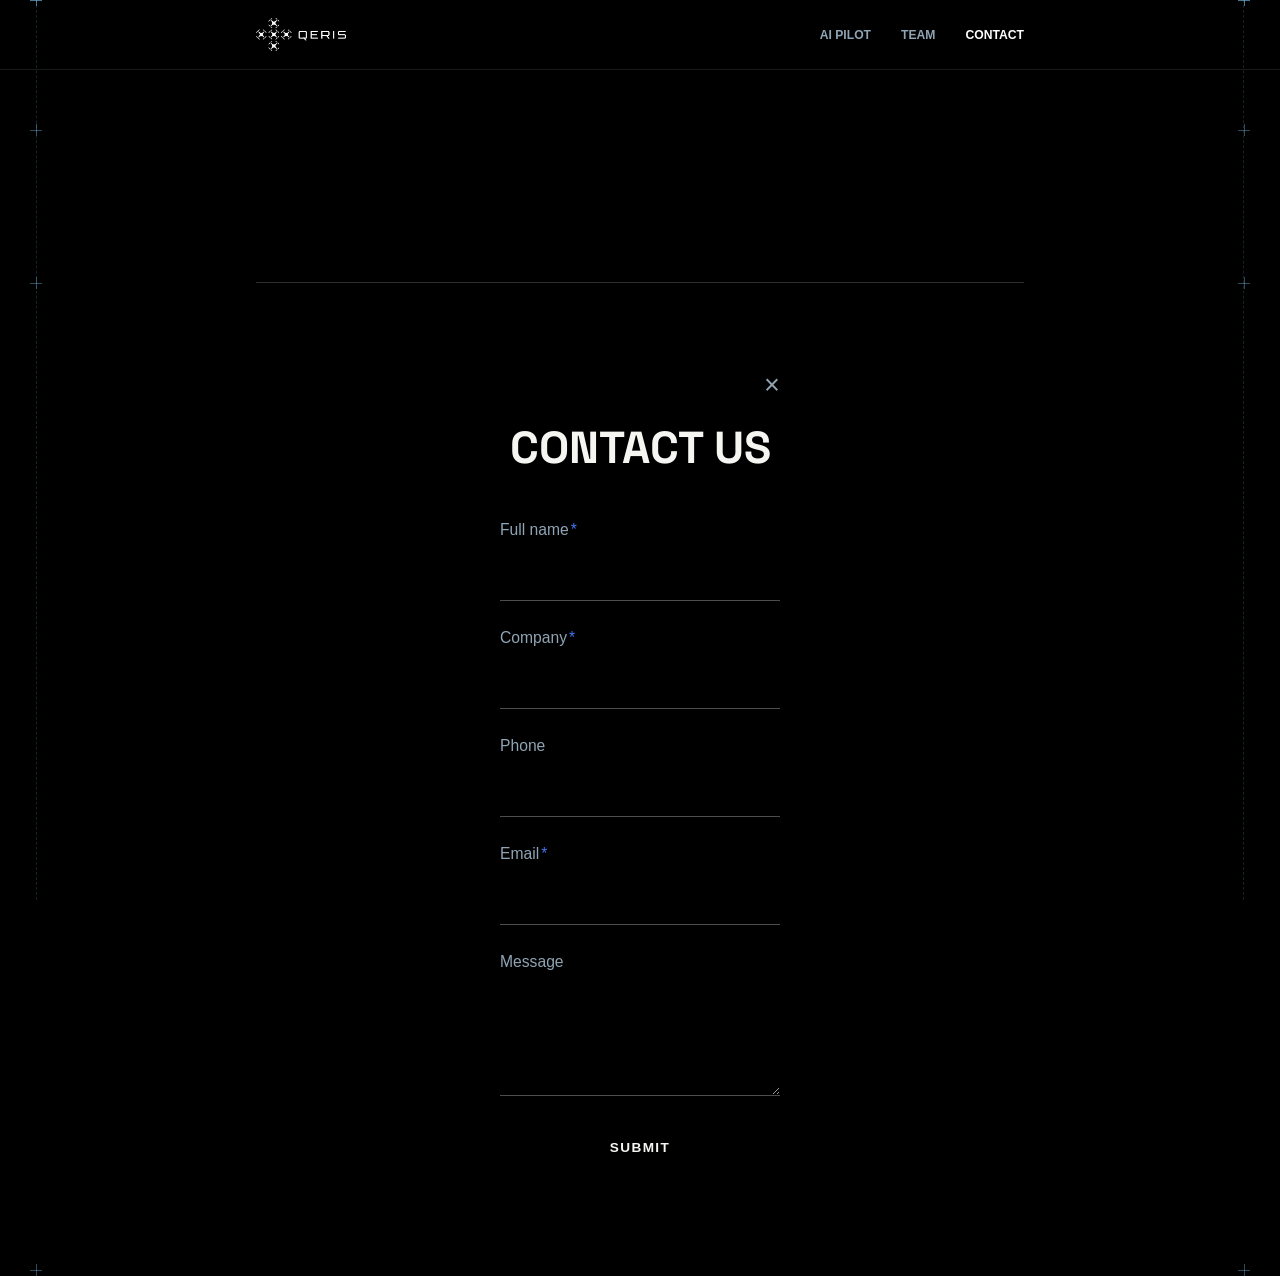
<file: contact.html>
<!doctype html>
<html lang="en">
  <head>
    <meta charset="UTF-8" />
    <meta name="viewport" content="width=device-width, initial-scale=1.0" />
    <title>QERIS | Contact</title>
    <link rel="preconnect" href="https://fonts.googleapis.com" />
    <link rel="preconnect" href="https://fonts.gstatic.com" crossorigin />
    <link
      href="https://fonts.googleapis.com/css2?family=Space+Grotesk:wght@400;500;600;700&display=swap"
      rel="stylesheet"
    />
    <link rel="stylesheet" href="styles.css" />
  </head>
  <body>
    <header class="site-header">
      <a class="brand" href="ai-pilot.html" aria-label="QERIS home">
        <img src="assets/qeris-logo.png" alt="QERIS" />
      </a>
      <nav class="site-nav" aria-label="Primary navigation">
        <a href="ai-pilot.html">AI Pilot</a>
        <a href="team.html">Team</a>
        <a class="active" href="contact.html">Contact</a>
      </nav>
    </header>

    <main class="page-shell">
      <section class="page-hero">
      </section>

      <section class="contact-layout contact-form-only">
        <div class="contact-card">
          <a class="contact-close" href="ai-pilot.html" aria-label="Close">&times;</a>
          <h1 class="contact-title">Contact us</h1>
          <form class="contact-form">
            <label>
              <span>Full name<span class="contact-required">*</span></span>
              <input type="text" name="name" autocomplete="name" required />
            </label>
            <label>
              <span>Company<span class="contact-required">*</span></span>
              <input type="text" name="company" autocomplete="organization" required />
            </label>
            <label>
              <span>Phone</span>
              <input type="tel" name="phone" autocomplete="tel" />
            </label>
            <label>
              <span>Email<span class="contact-required">*</span></span>
              <input type="email" name="email" autocomplete="email" required />
            </label>
            <label>
              <span>Message</span>
              <textarea name="message" rows="5"></textarea>
            </label>
            <button type="submit">Submit</button>
          </form>
        </div>
      </section>
    </main>
    <script>
      (function () {
        var demo = new URLSearchParams(window.location.search).get('demo');
        if (!demo) return;
        var textarea = document.querySelector('.contact-form textarea[name="message"]');
        if (textarea) textarea.value = 'Requesting a demo of: ' + demo;
      })();
    </script>
    <script src="chrome.js"></script>
  </body>
</html>
</file>
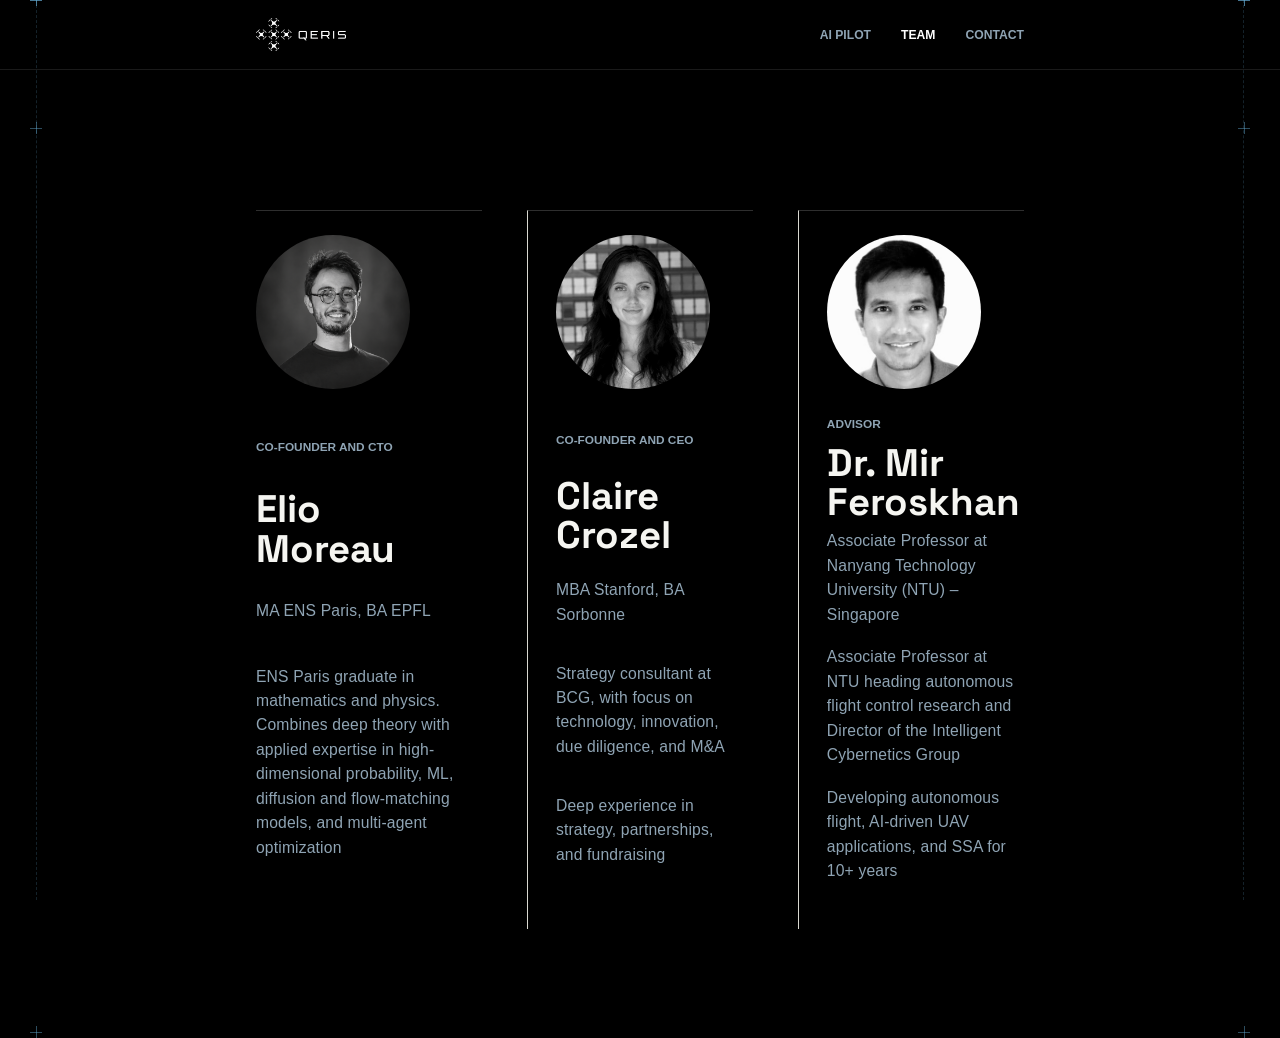
<file: team.html>
<!doctype html>
<html lang="en">
  <head>
    <meta charset="UTF-8" />
    <meta name="viewport" content="width=device-width, initial-scale=1.0" />
    <title>QERIS | Team</title>
    <link rel="preconnect" href="https://fonts.googleapis.com" />
    <link rel="preconnect" href="https://fonts.gstatic.com" crossorigin />
    <link
      href="https://fonts.googleapis.com/css2?family=Space+Grotesk:wght@400;500;600;700&display=swap"
      rel="stylesheet"
    />
    <link rel="stylesheet" href="styles.css" />
  </head>
  <body>
    <header class="site-header">
      <a class="brand" href="ai-pilot.html" aria-label="QERIS home">
        <img src="assets/qeris-logo.png" alt="QERIS" />
      </a>
      <nav class="site-nav" aria-label="Primary navigation">
        <a href="ai-pilot.html">AI Pilot</a>
        <a class="active" href="team.html">Team</a>
        <a href="contact.html">Contact</a>
      </nav>
    </header>

    <main class="team-page">
      <section class="founder-grid" aria-label="Founding team">
        <article class="founder-card">
          <div class="founder-avatar">
            <img src="assets/Elio.png" alt="Elio Moreau" />
          </div>
          <span>Co-founder and CTO</span>
          <h2>Elio Moreau</h2>
          <p class="founder-credential">MA ENS Paris, BA EPFL</p>
          <p>
            ENS Paris graduate in mathematics and physics. Combines deep theory with applied
            expertise in high-dimensional probability, ML, diffusion and flow-matching models, and
            multi-agent optimization
          </p>
        </article>

        <article class="founder-card">
          <div class="founder-avatar">
            <img src="assets/claire_crozel_profile_black_white.png" alt="Claire Crozel" />
          </div>
          <span>Co-founder and CEO</span>
          <h2>Claire Crozel</h2>
          <p class="founder-credential">MBA Stanford, BA Sorbonne</p>
          <p>
            Strategy consultant at BCG, with focus on technology, innovation, due diligence, and
            M&amp;A
          </p>
          <p>Deep experience in strategy, partnerships, and fundraising</p>
        </article>

        <article class="founder-card">
          <div class="founder-avatar">
            <img src="assets/mir_feroskhan_profile_black_white.png" alt="Dr. Mir Feroskhan" />
          </div>
          <span>Advisor</span>
          <h2>Dr. Mir Feroskhan</h2>
          <p class="founder-credential">Associate Professor at Nanyang Technology University (NTU) – Singapore</p>
          <p>
            Associate Professor at NTU heading autonomous flight control research and Director of
            the Intelligent Cybernetics Group
          </p>
          <p>Developing autonomous flight, AI-driven UAV applications, and SSA for 10+ years</p>
        </article>
      </section>
    </main>
    <script src="chrome.js"></script>
  </body>
</html>
</file>
<file: styles.css>
@font-face {
  font-family: "Avenir Next LT Pro";
  font-weight: 300;
  font-style: normal;
  src: local("Avenir Next LT Pro Light"),
       local("AvenirNextLTPro-Light"),
       local("Avenir Next Light"),
       local("AvenirNext-Light");
}

:root {
  --ink: #050505;
  --paper: #f5f5f1;
  --muted: #8fa4b4;
  --line: #d9d8d1;
  --white: #ffffff;
  --signal: #cfc9b5;
  --field: #10110f;
  --font-body: "Avenir Next LT Pro", "Avenir Next", "Avenir", "Trebuchet MS", sans-serif;
  --font-display: "Space Grotesk", Arial, sans-serif;
}

* {
  box-sizing: border-box;
}

html {
  background: #000;
  color: var(--paper);
  font-family: var(--font-body);
  font-weight: 300;
  scroll-behavior: smooth;
}

body {
  margin: 0;
  min-width: 320px;
  position: relative;
}

a {
  color: inherit;
  text-decoration: none;
}

.site-header {
  align-items: center;
  backdrop-filter: blur(18px);
  background: rgba(0, 0, 0, 0.92);
  border-bottom: 1px solid rgba(255, 255, 255, 0.1);
  display: flex;
  gap: 32px;
  justify-content: space-between;
  left: 0;
  min-height: 70px;
  padding: 16px clamp(18px, 20vw, 380px);
  position: fixed;
  right: 0;
  top: 0;
  z-index: 20;
}

.brand {
  align-items: center;
  display: inline-flex;
  flex: 0 0 auto;
}

.brand img {
  display: block;
  filter: invert(1);
  height: 34px;
  object-fit: contain;
  width: auto;
}

.site-nav {
  display: flex;
  flex-wrap: wrap;
  gap: clamp(10px, 2.4vw, 30px);
  justify-content: flex-end;
}

.site-nav a {
  color: var(--muted);
  font-size: 0.76rem;
  font-weight: 700;
  letter-spacing: 0;
  text-transform: uppercase;
}

.site-nav a:hover,
.site-nav a.active {
  color: var(--white);
}

.hero {
  background: var(--field);
  color: var(--white);
  min-height: 92vh;
  overflow: hidden;
  position: relative;
}

.hero img {
  height: 100%;
  inset: 0;
  object-fit: cover;
  object-position: center;
  position: absolute;
  width: 100%;
}

.hero-overlay {
  background:
    linear-gradient(90deg, rgba(0, 0, 0, 0.76), rgba(0, 0, 0, 0.2) 52%, rgba(0, 0, 0, 0.44)),
    linear-gradient(180deg, rgba(0, 0, 0, 0.26), rgba(0, 0, 0, 0.76));
  inset: 0;
  position: absolute;
}

.hero-content {
  max-width: 880px;
  padding: 24vh clamp(18px, 20vw, 380px) 170px;
  position: relative;
  z-index: 1;
}

.eyebrow,
.section-kicker {
  color: currentColor;
  font-size: 0.78rem;
  font-weight: 800;
  letter-spacing: 0;
  margin: 0 0 18px;
  opacity: 0.74;
  text-transform: uppercase;
}

h1,
h2,
h3,
p {
  margin-top: 0;
}

h1 {
  font-family: var(--font-display);
  font-size: clamp(3.2rem, 11vw, 9rem);
  font-weight: 700;
  letter-spacing: 0;
  line-height: 0.94;
  margin-bottom: 28px;
}

.hero-copy,
.page-hero p {
  font-size: clamp(1.05rem, 2vw, 1.45rem);
  line-height: 1.45;
  max-width: 690px;
}

.hero-metrics {
  border-top: 1px solid rgba(255, 255, 255, 0.34);
  bottom: 0;
  display: grid;
  gap: 0;
  grid-template-columns: repeat(3, 1fr);
  left: clamp(18px, 20vw, 380px);
  position: absolute;
  right: clamp(18px, 20vw, 380px);
  z-index: 2;
}

.hero-metrics span {
  border-right: 1px solid rgba(255, 255, 255, 0.28);
  color: rgba(255, 255, 255, 0.72);
  font-size: 0.78rem;
  font-weight: 700;
  min-height: 96px;
  padding: 22px 18px;
  text-transform: uppercase;
}

.hero-metrics span:last-child {
  border-right: 0;
}

.hero-metrics strong {
  color: var(--white);
  display: block;
  font-family: var(--font-display);
  font-size: 1.75rem;
  line-height: 1;
}

.split-section,
.signal-grid,
.page-shell,
.technical-layout,
.capability-table,
.team-grid,
.contact-layout {
  padding-left: clamp(18px, 20vw, 380px);
  padding-right: clamp(18px, 20vw, 380px);
}

.split-section {
  border-bottom: 1px solid var(--line);
  display: grid;
  gap: clamp(28px, 7vw, 90px);
  grid-template-columns: minmax(0, 0.95fr) minmax(280px, 0.8fr);
  padding-bottom: clamp(56px, 8vw, 108px);
  padding-top: clamp(58px, 8vw, 110px);
}

.split-section h2,
.page-hero h1 {
  color: var(--white);
}

.page-hero h1 {
  font-size: clamp(1.45rem, 2vw, 2rem);
  font-weight: 400;
  letter-spacing: 0.06em;
  line-height: 1.28;
  margin-bottom: 0;
  text-transform: uppercase;
}

.split-section h2 {
  font-family: var(--font-display);
  font-size: clamp(2.2rem, 5.4vw, 5.2rem);
  letter-spacing: 0;
  line-height: 1;
  margin: 0;
}

.copy-stack p {
  color: var(--muted);
  font-size: 1.02rem;
  line-height: 1.7;
}

.signal-grid,
.team-grid {
  display: grid;
  gap: 0;
  grid-template-columns: repeat(3, 1fr);
  padding-bottom: clamp(68px, 9vw, 128px);
  padding-top: clamp(54px, 8vw, 104px);
}

.signal-grid article,
.team-grid article,
.capability-table article,
.spec-list article {
  border-top: 1px solid rgba(255, 255, 255, 0.18);
  min-height: 220px;
  padding: 24px 28px 28px 0;
}

.signal-grid article + article,
.team-grid article + article {
  border-left: 1px solid var(--line);
  padding-left: 28px;
}

.signal-grid span,
.team-grid span,
.capability-table span,
.spec-list span,
.contact-block span {
  color: var(--muted);
  display: inline-block;
  font-size: 0.74rem;
  font-weight: 800;
  margin-bottom: 34px;
  text-transform: uppercase;
}

h3,
.signal-grid h3,
.team-grid h2,
.capability-table h2,
.spec-list h2 {
  font-family: var(--font-display);
  font-size: clamp(1.55rem, 2.8vw, 2.65rem);
  line-height: 1.08;
  margin-bottom: 18px;
}

.signal-grid p,
.team-grid p,
.capability-table p,
.spec-list p,
.contact-block p {
  color: var(--muted);
  line-height: 1.62;
}

.page-shell {
  padding-top: 130px;
}

.page-hero {
  border-bottom: 1px solid rgba(255, 255, 255, 0.18);
  padding-bottom: clamp(42px, 7vw, 92px);
  padding-top: clamp(28px, 5vw, 62px);
}

.page-hero.compact {
  padding-bottom: 54px;
}

.technical-layout {
  display: grid;
  gap: clamp(30px, 6vw, 86px);
  grid-template-columns: minmax(280px, 0.95fr) minmax(280px, 0.8fr);
  padding-bottom: clamp(70px, 9vw, 130px);
  padding-top: clamp(48px, 7vw, 86px);
}

.airframe-panel {
  align-items: center;
  background: var(--field);
  display: flex;
  min-height: 540px;
  overflow: hidden;
  padding: 40px;
}

.uav-silhouette {
  height: min(38vw, 360px);
  margin: auto;
  max-height: 380px;
  min-height: 220px;
  position: relative;
  width: 100%;
}

.uav-silhouette span {
  background: var(--paper);
  display: block;
  left: 50%;
  position: absolute;
  top: 50%;
  transform: translate(-50%, -50%);
}

.uav-silhouette .wing {
  clip-path: polygon(0 50%, 50% 24%, 100% 50%, 50% 76%);
  height: 58%;
  width: 96%;
}

.uav-silhouette .body {
  clip-path: polygon(7% 45%, 82% 36%, 100% 50%, 82% 64%, 7% 55%, 0 50%);
  height: 17%;
  width: 74%;
}

.uav-silhouette .tail {
  clip-path: polygon(0 50%, 100% 0, 78% 50%, 100% 100%);
  height: 38%;
  left: 18%;
  width: 28%;
}

.spec-list {
  display: grid;
  gap: 28px;
}

.capability-table {
  display: grid;
  grid-template-columns: repeat(2, 1fr);
  padding-bottom: clamp(70px, 9vw, 130px);
}

.capability-table article {
  border-bottom: 1px solid var(--line);
  min-height: 260px;
  padding-right: clamp(24px, 5vw, 70px);
}

.capability-table article:nth-child(even) {
  border-left: 1px solid var(--line);
  padding-left: clamp(24px, 5vw, 70px);
}

.contact-layout {
  display: grid;
  gap: clamp(28px, 8vw, 110px);
  grid-template-columns: minmax(260px, 0.72fr) minmax(280px, 0.9fr);
  padding-bottom: clamp(70px, 9vw, 130px);
  padding-top: clamp(46px, 7vw, 88px);
}

.contact-form-only {
  grid-template-columns: minmax(280px, 620px);
  justify-content: center;
}

.contact-block a {
  display: block;
  font-family: var(--font-display);
  font-size: clamp(1.9rem, 4.6vw, 4.2rem);
  line-height: 1.02;
  overflow-wrap: anywhere;
}

.contact-card {
  padding-top: clamp(36px, 5vw, 56px);
  position: relative;
}

.contact-close {
  color: var(--muted);
  font-size: 1.7rem;
  line-height: 1;
  position: absolute;
  right: 0;
  top: 0;
  transition: color 0.2s ease;
}

.contact-close:hover {
  color: var(--white);
}

.contact-title {
  font-family: var(--font-display);
  font-size: clamp(2rem, 4vw, 2.8rem);
  font-weight: 700;
  margin: 0 0 clamp(32px, 5vw, 52px);
  text-align: center;
  text-transform: uppercase;
}

.contact-form {
  display: grid;
  gap: 28px;
}

.contact-form label {
  color: var(--muted);
  display: grid;
  font-size: 0.98rem;
  font-weight: 400;
  gap: 10px;
}

.contact-required {
  color: #4475f5;
  margin-left: 2px;
}

.contact-form input,
.contact-form textarea {
  background: transparent;
  border: 0;
  border-bottom: 1px solid rgba(255, 255, 255, 0.3);
  color: var(--paper);
  font: inherit;
  min-height: 52px;
  outline: none;
  padding: 12px 0;
  width: 100%;
}

.contact-form textarea {
  resize: vertical;
}

.contact-form button {
  background: none;
  border: 0;
  color: var(--paper);
  cursor: pointer;
  font: inherit;
  font-size: 0.85rem;
  font-weight: 800;
  justify-self: center;
  letter-spacing: 0.1em;
  margin-top: 8px;
  padding: 8px 0 0;
  text-transform: uppercase;
  transition: color 0.2s ease;
}

.contact-form button:hover {
  color: #4475f5;
}

.team-page {
  background: #000;
  min-height: 100vh;
  padding: 128px clamp(18px, 20vw, 380px) clamp(58px, 8vw, 108px);
}

.team-intro {
  border-bottom: 1px solid rgba(255, 255, 255, 0.18);
  padding-bottom: clamp(32px, 5vw, 58px);
}

.team-intro h1 {
  font-size: clamp(1.45rem, 2vw, 2rem);
  font-weight: 400;
  letter-spacing: 0.06em;
  line-height: 1.28;
  max-width: 1120px;
  text-transform: uppercase;
}

.founder-grid {
  display: grid;
  gap: clamp(22px, 3.5vw, 54px);
  grid-template-columns: repeat(3, minmax(0, 1fr));
  padding-top: clamp(40px, 7vw, 82px);
}

.founder-card {
  border-top: 1px solid rgba(255, 255, 255, 0.18);
  display: grid;
  min-height: 560px;
  padding: 24px 28px 28px 0;
}

.founder-card + .founder-card {
  border-left: 1px solid var(--line);
  padding-left: 28px;
}

.founder-avatar {
  border-radius: 50%;
  height: 154px;
  margin-bottom: 28px;
  overflow: hidden;
  width: 154px;
}

.founder-avatar img {
  display: block;
  height: 100%;
  object-fit: cover;
  object-position: center top;
  width: 100%;
}

.founder-card span {
  color: var(--muted);
  display: inline-block;
  font-size: 0.74rem;
  font-weight: 800;
  margin-bottom: 12px;
  text-transform: uppercase;
}

.founder-card h2 {
  font-family: var(--font-display);
  font-size: clamp(1.7rem, 3vw, 3rem);
  line-height: 1.02;
  margin-bottom: 8px;
}

.founder-credential {
  color: var(--paper);
  font-size: 0.92rem;
  font-weight: 800;
  margin-bottom: 28px;
}

.founder-card p {
  color: var(--muted);
  font-size: 0.98rem;
  line-height: 1.56;
  margin-bottom: 18px;
}

.founder-affiliation {
  align-self: end;
  border-top: 1px solid rgba(255, 255, 255, 0.15);
  color: var(--paper);
  font-size: 0.82rem;
  font-weight: 800;
  letter-spacing: 0;
  margin-top: 28px;
  padding-top: 16px;
  text-transform: uppercase;
}

.technology-page {
  background: #000;
}

/* ── HIW: edgy dark-tech — unified blue ───────────────────── */

@keyframes hiw-pulse {
  0%, 100% { box-shadow: 0 0 12px rgba(68, 117, 245, 0.2), inset 0 0 20px rgba(68, 117, 245, 0.04); }
  50%       { box-shadow: 0 0 26px rgba(68, 117, 245, 0.44), inset 0 0 20px rgba(68, 117, 245, 0.09); }
}

@keyframes hiw-dash {
  to { stroke-dashoffset: -22; }
}

.hiw-flow-panel {
  background: #060a14;
  border: 1px solid rgba(68, 117, 245, 0.2);
  box-shadow: inset 0 0 80px rgba(0, 0, 0, 0.6);
  margin-top: clamp(24px, 3.5vw, 40px);
  overflow: hidden;
  padding: clamp(22px, 3vw, 42px);
  position: relative;
}

.hiw-flow-panel::before {
  background-image:
    linear-gradient(rgba(68, 117, 245, 0.055) 1px, transparent 1px),
    linear-gradient(90deg, rgba(68, 117, 245, 0.055) 1px, transparent 1px);
  background-size: 44px 44px;
  content: "";
  inset: 0;
  pointer-events: none;
  position: absolute;
}

.hiw-diagram-grid {
  align-items: center;
  display: grid;
  grid-template-columns:
    minmax(80px, 1fr)
    clamp(28px, 4vw, 52px)
    minmax(80px, 1fr)
    clamp(28px, 4vw, 52px)
    minmax(80px, 1fr)
    clamp(28px, 4vw, 52px)
    minmax(80px, 1fr);
  position: relative;
  row-gap: clamp(14px, 2vw, 22px);
  z-index: 1;
}

/* Spanning title */
.hiw-diagram-title {
  color: #4475f5;
  font-size: 1.16rem;
  font-weight: 800;
  grid-column: 1 / -1;
  letter-spacing: 0.18em;
  margin: 0 0 4px;
  text-align: center;
  text-transform: uppercase;
}

/* Detection items — no outer frame */
.hiw-detection-items {
  align-self: stretch;
  display: flex;
  flex-direction: column;
  gap: 7px;
  justify-content: center;
}

.hiw-sub-box {
  animation: hiw-pulse 3.5s ease-in-out infinite;
  background: rgba(68, 117, 245, 0.06);
  border: 1px solid rgba(68, 117, 245, 0.45);
  color: #7ba3ff;
  font-size: clamp(0.62rem, 0.85vw, 0.76rem);
  font-weight: 600;
  letter-spacing: 0.06em;
  padding: 8px 12px;
  text-align: center;
  text-transform: uppercase;
}

.hiw-sub-box:nth-child(2) { animation-delay: 0.4s; }
.hiw-sub-box:nth-child(3) { animation-delay: 0.8s; }

/* Connectors */
.hiw-conn {
  align-items: center;
  align-self: stretch;
  color: rgba(68, 117, 245, 0.65);
  display: flex;
  justify-content: center;
}

.hiw-conn svg line {
  animation: hiw-dash 1.4s linear infinite;
  stroke-dasharray: 6 3;
}

.hiw-conn--converge svg {
  height: 100%;
  width: 100%;
}

.hiw-conn--simple svg {
  height: 14px;
  width: 100%;
}

/* Boxes */
.hiw-box {
  animation: hiw-pulse 3.5s ease-in-out infinite;
  background: rgba(68, 117, 245, 0.06);
  border: 1px solid rgba(68, 117, 245, 0.5);
  color: #7ba3ff;
  display: flex;
  flex-direction: column;
  font-size: clamp(0.64rem, 0.88vw, 0.78rem);
  font-weight: 700;
  gap: 5px;
  letter-spacing: 0.06em;
  line-height: 1.4;
  padding: 14px;
  text-align: center;
  text-transform: uppercase;
}

.hiw-box:nth-of-type(2) { animation-delay: 0.5s; }
.hiw-box:nth-of-type(3) { animation-delay: 1s; }

.hiw-box-sub {
  color: rgba(123, 163, 255, 0.5);
  display: block;
  font-size: 0.75em;
  font-weight: 400;
  letter-spacing: 0.08em;
  margin-top: 3px;
}

/* Description text */
.hiw-text {
  align-self: start;
  color: var(--muted);
  font-size: clamp(0.72rem, 0.92vw, 0.82rem);
  line-height: 1.62;
  margin: 0;
}

.hiw-text strong {
  color: #7ba3ff;
  font-weight: 700;
}

.hiw-brand {
  color: #7ba3ff;
  font-weight: inherit;
  text-decoration: none;
}

@media (max-width: 860px) {
  .hiw-diagram-grid {
    grid-template-columns: 1fr;
  }

  .hiw-conn--converge {
    display: none;
  }

  .hiw-conn--simple svg {
    height: 24px;
    transform: rotate(90deg);
    width: 24px;
  }
}

.technology-screen {
  min-height: 100vh;
  padding: 116px clamp(18px, 20vw, 380px) clamp(54px, 7vw, 92px);
}

.technology-stack {
  display: grid;
  gap: clamp(8px, 1.5vh, 16px);
  padding-top: clamp(34px, 6vh, 72px);
}

.technology-row {
  border-top: 1px solid rgba(255, 255, 255, 0.18);
  display: grid;
  gap: clamp(26px, 5vw, 70px);
  grid-template-columns: minmax(220px, 0.62fr) minmax(280px, 0.72fr) minmax(320px, 1fr);
  min-height: clamp(190px, 25vh, 260px);
  padding-top: clamp(22px, 4vh, 34px);
}

.technology-label {
  align-content: start;
  display: grid;
  gap: 18px;
  justify-items: start;
}

@keyframes icon-pop {
  0% { opacity: 0; transform: scale(0.5); }
  65% { transform: scale(1.1); }
  100% { opacity: 1; transform: scale(1); }
}

.technology-icon-img {
  animation: icon-pop 0.5s cubic-bezier(0.22, 1, 0.36, 1) both;
  display: block;
  height: 72px;
  object-fit: contain;
  width: 106px;
}

.technology-icon {
  align-items: center;
  background:
    linear-gradient(135deg, rgba(255, 255, 255, 0.06), rgba(255, 255, 255, 0)),
    var(--field);
  color: var(--white);
  display: grid;
  height: 72px;
  justify-items: center;
  position: relative;
  width: 106px;
}

.technology-icon::before,
.technology-icon::after {
  content: "";
  position: absolute;
}

.sensor-icon::before {
  border: 2px solid var(--paper);
  border-radius: 999px;
  height: 30px;
  width: 30px;
}

.sensor-icon::after {
  background: var(--paper);
  height: 2px;
  transform: rotate(38deg);
  width: 54px;
}

.orchestration-icon::before {
  border: 2px solid var(--paper);
  border-radius: 999px;
  height: 34px;
  width: 34px;
}

.orchestration-icon::after {
  background:
    radial-gradient(circle at 50% 0, var(--paper) 0 4px, transparent 5px),
    radial-gradient(circle at 0 100%, var(--paper) 0 4px, transparent 5px),
    radial-gradient(circle at 100% 100%, var(--paper) 0 4px, transparent 5px);
  height: 44px;
  width: 62px;
}

.autonomy-icon::before {
  background: var(--paper);
  clip-path: polygon(50% 0, 100% 100%, 50% 72%, 0 100%);
  height: 44px;
  width: 42px;
}

.autonomy-icon::after {
  border-top: 2px solid rgba(245, 245, 241, 0.55);
  bottom: 18px;
  width: 74px;
}

.technology-label h1 {
  font-family: var(--font-body);
  font-size: clamp(1rem, 1.25vw, 1.2rem);
  font-weight: 800;
  line-height: 1.28;
  margin: 0;
  max-width: 320px;
}

.technology-text-col {
  display: flex;
  flex-direction: column;
  gap: 20px;
  max-width: 430px;
}

.technology-row > p,
.technology-text-col > p {
  color: var(--paper);
  font-size: clamp(1rem, 1.35vw, 1.25rem);
  line-height: 1.42;
  margin: 0;
  max-width: 430px;
}

.find-out-more-link {
  align-items: center;
  background-color: #1e1e1e;
  background-image:
    linear-gradient(var(--paper), var(--paper)),
    linear-gradient(var(--paper), var(--paper)),
    linear-gradient(var(--paper), var(--paper)),
    linear-gradient(var(--paper), var(--paper)),
    linear-gradient(var(--paper), var(--paper)),
    linear-gradient(var(--paper), var(--paper)),
    linear-gradient(var(--paper), var(--paper)),
    linear-gradient(var(--paper), var(--paper));
  background-size:
    1px 9px, 9px 1px,
    1px 9px, 9px 1px,
    1px 9px, 9px 1px,
    1px 9px, 9px 1px;
  background-position:
    0 0,       0 0,
    100% 0,    100% 0,
    0 100%,    0 100%,
    100% 100%, 100% 100%;
  background-repeat: no-repeat;
  border: none;
  color: var(--paper);
  cursor: pointer;
  display: inline-flex;
  font-family: inherit;
  font-size: clamp(0.84rem, 1vw, 1rem);
  font-weight: 700;
  gap: 7px;
  letter-spacing: 0.12em;
  margin-top: 12px;
  padding: 12px 16px;
  text-transform: uppercase;
  transition: background-color 0.2s, color 0.2s;
}

.find-out-more-link:hover {
  background-color: #2a2a2a;
  color: var(--white);
}

.find-out-more-arrow {
  display: inline-block;
  font-size: 1rem;
  line-height: 1;
  transition: transform 0.35s cubic-bezier(0.22, 1, 0.36, 1);
}

.find-out-more-link.is-open .find-out-more-arrow {
  transform: rotate(180deg);
}

.coming-soon-badge {
  align-items: center;
  background-color: #1e1e1e;
  background-image:
    linear-gradient(var(--paper), var(--paper)),
    linear-gradient(var(--paper), var(--paper)),
    linear-gradient(var(--paper), var(--paper)),
    linear-gradient(var(--paper), var(--paper)),
    linear-gradient(var(--paper), var(--paper)),
    linear-gradient(var(--paper), var(--paper)),
    linear-gradient(var(--paper), var(--paper)),
    linear-gradient(var(--paper), var(--paper));
  background-size:
    1px 9px, 9px 1px,
    1px 9px, 9px 1px,
    1px 9px, 9px 1px,
    1px 9px, 9px 1px;
  background-position:
    0 0,       0 0,
    100% 0,    100% 0,
    0 100%,    0 100%,
    100% 100%, 100% 100%;
  background-repeat: no-repeat;
  color: var(--paper);
  display: inline-flex;
  font-family: inherit;
  font-size: clamp(0.84rem, 1vw, 1rem);
  font-weight: 700;
  justify-content: center;
  letter-spacing: 0.12em;
  padding: 12px 16px;
  text-transform: uppercase;
  align-self: start;
}

.sensor-detail-panel {
  grid-column: 1 / -1;
  max-height: 0;
  overflow: hidden;
  transition: max-height 0.55s cubic-bezier(0.22, 1, 0.36, 1);
}

.hiw-inner-section {
  border-top: 1px solid rgba(255, 255, 255, 0.12);
  margin-top: clamp(20px, 3vw, 32px);
  padding-top: clamp(20px, 3vw, 32px);
}

.sensor-metrics-bar {
  background: #07091a;
  border: 1px solid rgba(68, 117, 245, 0.22);
  display: flex;
  margin-top: 18px;
  padding: 22px clamp(16px, 3vw, 40px);
}

.sensor-metric {
  align-items: center;
  border-right: 1px solid rgba(255, 255, 255, 0.1);
  display: flex;
  flex: 1;
  flex-direction: column;
  gap: 7px;
  padding: 0 clamp(12px, 2vw, 28px);
}

.sensor-metric:first-child {
  padding-left: 0;
}

.sensor-metric:last-child {
  border-right: none;
  padding-right: 0;
}

.sensor-metric-label {
  color: #4475f5;
  font-size: 0.62rem;
  font-weight: 800;
  letter-spacing: 0.1em;
  text-align: center;
  text-transform: uppercase;
}

.sensor-metric-value {
  color: var(--white);
  font-family: var(--font-display);
  font-size: clamp(0.85rem, 1.3vw, 1.05rem);
  font-weight: 500;
  text-align: center;
}

.sensor-metric-note {
  color: var(--muted);
  font-size: 0.65rem;
  font-weight: 400;
  line-height: 1.3;
  text-align: center;
}

.technology-simulation {
  align-items: center;
  align-self: stretch;
  background: var(--field);
  border: none;
  color: var(--white);
  display: flex;
  gap: clamp(18px, 3vw, 34px);
  justify-content: center;
  min-height: 180px;
  overflow: hidden;
  padding: 24px;
  position: relative;
}

.technology-simulation:has(img) {
  background: transparent;
  border: none;
  min-height: auto;
  padding: 0;
}

.technology-simulation img {
  display: block;
  height: auto;
  margin: 0 auto;
  width: 56%;
}

.technology-stack {
  counter-reset: tech-step;
}

.technology-label {
  align-items: center;
  align-self: start;
  display: flex;
  gap: 14px;
}

.technology-label::before {
  color: rgba(68, 117, 245, 0.75);
  content: counter(tech-step);
  counter-increment: tech-step;
  flex-shrink: 0;
  font-size: clamp(2.1rem, 2.7vw, 2.55rem);
  font-weight: 700;
  letter-spacing: 0.08em;
  line-height: 1;
}

.technology-simulation-block {
  display: flex;
  flex-direction: column;
  gap: 10px;
}

.technology-simulation-caption {
  color: var(--muted);
  font-size: clamp(0.75rem, 0.9vw, 0.85rem);
  line-height: 1.5;
  margin: 0 0 10px;
  text-align: center;
}

.technology-row--wide-sim {
  grid-template-columns: minmax(220px, 0.62fr) minmax(200px, 0.7fr) minmax(0, 1fr);
}

.technology-simulation-pair {
  display: flex;
  gap: clamp(6px, 0.8vw, 10px);
}

.technology-simulation-slider-wrap {
  align-items: center;
  display: flex;
  gap: 14px;
}

.technology-simulation-slider {
  flex: 1 1 0;
  min-width: 0;
  overflow: hidden;
}

.technology-simulation-track {
  display: flex;
  transition: transform 0.55s cubic-bezier(0.22, 1, 0.36, 1);
}

.technology-simulation-item {
  display: flex;
  flex: 0 0 100%;
  flex-direction: column;
  gap: 8px;
  width: 100%;
}

.technology-simulation-item .technology-simulation--video video {
  display: block;
  height: auto;
  width: 100%;
}

.simulation-slider-arrow {
  align-items: center;
  background: rgba(255, 255, 255, 0.08);
  border: 1px solid rgba(255, 255, 255, 0.3);
  border-radius: 50%;
  color: rgba(255, 255, 255, 0.9);
  cursor: pointer;
  display: flex;
  flex-shrink: 0;
  font-size: 1.5rem;
  height: 40px;
  justify-content: center;
  line-height: 1;
  padding-bottom: 1px;
  transition: background 0.2s, border-color 0.2s, transform 0.25s;
  width: 40px;
}

.simulation-slider-arrow:hover {
  background: rgba(255, 255, 255, 0.18);
  border-color: rgba(255, 255, 255, 0.6);
}

.simulation-slider-arrow.is-back {
  transform: rotate(180deg);
}

.technology-simulation--video {
  background: #000;
  border: none;
  min-height: auto;
  padding: 0;
}

.technology-simulation--captioned {
  position: relative;
}

.tech-video-caption {
  background: rgba(10, 20, 60, 0.82);
  color: var(--paper);
  font-size: clamp(0.58rem, 0.7vw, 0.68rem);
  left: 0;
  letter-spacing: 0.01em;
  line-height: 1.38;
  margin: 0;
  padding: 6px 8px;
  position: absolute;
  right: 0;
  top: 0;
  z-index: 2;
}

.technology-simulation--video video,
.technology-simulation--video img {
  display: block;
  height: 100%;
  object-fit: cover;
  width: 100%;
}

.technology-simulation-pair .technology-simulation--video video {
  object-fit: contain;
}

.technology-simulation::before {
  content: none;
}

.technology-simulation span:first-child {
  font-family: var(--font-display);
  font-size: clamp(1.35rem, 2.4vw, 2.65rem);
  line-height: 1.08;
  text-align: center;
  z-index: 1;
}

.prototype-page {
  background: #000;
}

.prototype-screen {
  padding-left: clamp(18px, 20vw, 380px);
  padding-right: clamp(18px, 20vw, 380px);
}

.prototype-overview {
  background: #000;
  padding-bottom: clamp(48px, 7vw, 80px);
  padding-top: 116px;
}

.prototype-overview > h1 {
  font-family: var(--font-body);
  font-size: clamp(1.45rem, 2vw, 2rem);
  font-weight: 400;
  letter-spacing: 0.06em;
  line-height: 1.28;
  margin: 0 0 clamp(26px, 4vh, 42px);
  max-width: 1320px;
  text-transform: uppercase;
}

.prototype-layout {
  align-items: start;
  display: grid;
  gap: clamp(30px, 4vw, 56px);
  grid-template-columns: minmax(330px, 0.8fr) minmax(360px, 1fr);
}

.prototype-render {
  background: #000;
  border: none;
  overflow: hidden;
  position: relative;
}


.prototype-render::before {
  display: none;
}

.prototype-render-caption {
  background: rgba(10, 20, 60, 0.78);
  color: var(--paper);
  font-size: clamp(0.7rem, 0.85vw, 0.82rem);
  left: 0;
  letter-spacing: 0.01em;
  line-height: 1.5;
  margin: 0;
  padding: 10px 14px;
  position: absolute;
  right: 0;
  top: 0;
  z-index: 2;
}

.prototype-render-img {
  display: block;
  height: auto;
  object-fit: contain;
  position: relative;
  transform: none;
  width: 100%;
  z-index: 1;
}

.prototype-render span {
  font-size: clamp(1.3rem, 2vw, 2rem);
  font-weight: 500;
  line-height: 1.18;
  text-align: center;
  z-index: 1;
}

.prototype-benefits {
  display: flex;
  gap: 0;
  justify-content: space-between;
  padding: clamp(36px, 6vh, 64px) 0 0;
}

.prototype-benefits .benefit-card {
  flex: 0 0 30%;
}

.prototype-benefits article {
  border-top: none;
  padding-top: 0;
}

.prototype-benefits h2 {
  font-family: var(--font-body);
  font-size: clamp(1rem, 1.2vw, 1.2rem);
  line-height: 1.2;
  margin-bottom: 6px;
}

.prototype-benefits p {
  font-size: clamp(1rem, 1.35vw, 1.25rem);
  line-height: 1.28;
  margin-bottom: 18px;
}

.prototype-chain-col {
  display: flex;
  flex-direction: column;
}

.prototype-chain-title {
  color: var(--white);
  font-family: var(--font-body);
  font-size: clamp(0.78rem, 1vw, 0.95rem);
  font-weight: 400;
  letter-spacing: 0.08em;
  margin: 0 0 clamp(14px, 2.5vh, 28px) 52px;
  opacity: 0.55;
  text-transform: uppercase;
}

.prototype-chain {
  counter-reset: chain-step;
  display: grid;
  gap: clamp(22px, 4vh, 48px);
  list-style: none;
  margin: 8px 0 0;
  padding: 0 0 0 52px;
  position: relative;
}

.prototype-chain::before {
  background: linear-gradient(to bottom, transparent, rgba(68, 117, 245, 0.65) 5%, rgba(68, 117, 245, 0.65) 95%, transparent);
  bottom: 16px;
  box-shadow: 0 0 10px rgba(68, 117, 245, 0.2);
  content: "";
  left: 16px;
  position: absolute;
  top: 0;
  width: 1px;
}

.prototype-chain::after {
  border-left: 4px solid transparent;
  border-right: 4px solid transparent;
  border-top: 9px solid rgba(68, 117, 245, 0.75);
  bottom: 6px;
  content: "";
  left: 12px;
  position: absolute;
}

.prototype-chain li {
  counter-increment: chain-step;
  font-size: clamp(0.9rem, 1.18vw, 1.12rem);
  line-height: 1.38;
  max-width: 880px;
  position: relative;
}

.prototype-chain li::before {
  background: none;
  border: none;
  border-radius: 0;
  color: rgba(68, 117, 245, 0.85);
  content: counter(chain-step, decimal-leading-zero);
  font-family: var(--font-body);
  font-size: 0.6rem;
  font-weight: 700;
  height: auto;
  left: -52px;
  letter-spacing: 0.1em;
  position: absolute;
  top: 0.22em;
  width: auto;
}

.prototype-chain li::after {
  background: rgba(68, 117, 245, 0.4);
  content: "";
  height: 1px;
  left: -36px;
  position: absolute;
  top: 0.65em;
  width: 36px;
}

.prototype-chain strong {
  color: var(--white);
  font-weight: 800;
}

.prototype-chain.will-animate::before {
  transform: scaleY(0);
  transform-origin: top center;
  transition: transform 1.8s cubic-bezier(0.4, 0, 0.4, 1);
}

.prototype-chain.animate-in::before {
  transform: scaleY(1);
}

.prototype-chain.will-animate::after {
  opacity: 0;
  transition: opacity 0.35s ease-out 1.75s;
}

.prototype-chain.animate-in::after {
  opacity: 1;
}

.prototype-chain li.will-animate::before {
  opacity: 0;
  transform: translateX(-6px);
  transition: opacity 0.35s ease-out, transform 0.35s cubic-bezier(0.22, 1, 0.36, 1);
}

.prototype-chain li.revealed::before {
  opacity: 1;
  transform: translateX(0);
}

.mission-principles .vision-checklist li {
  background-color: #1e1e1e;
  background-image:
    linear-gradient(var(--paper), var(--paper)),
    linear-gradient(var(--paper), var(--paper)),
    linear-gradient(var(--paper), var(--paper)),
    linear-gradient(var(--paper), var(--paper)),
    linear-gradient(var(--paper), var(--paper)),
    linear-gradient(var(--paper), var(--paper)),
    linear-gradient(var(--paper), var(--paper)),
    linear-gradient(var(--paper), var(--paper));
  background-size:
    1px 9px, 9px 1px,
    1px 9px, 9px 1px,
    1px 9px, 9px 1px,
    1px 9px, 9px 1px;
  background-position:
    0 0,       0 0,
    100% 0,    100% 0,
    0 100%,    0 100%,
    100% 100%, 100% 100%;
  background-repeat: no-repeat;
  color: var(--paper);
  display: block;
  font-size: clamp(0.84rem, 1vw, 1rem);
  font-weight: 700;
  letter-spacing: 0.12em;
  padding: clamp(10px, 1.8vh, 16px) clamp(16px, 2.2vw, 26px);
  text-transform: uppercase;
}

.mission-principles .vision-checklist li::before {
  display: none;
}

.prototype-evidence {
  align-items: center;
  background: #000;
  border-top: 1px solid rgba(255, 255, 255, 0.12);
  display: grid;
  gap: clamp(34px, 5vw, 70px);
  grid-template-columns: minmax(240px, 0.34fr) minmax(0, 1fr);
  padding-bottom: clamp(54px, 7vw, 92px);
  padding-top: clamp(54px, 7vw, 92px);
}

.prototype-evidence-title {
  color: var(--white);
  font-family: var(--font-body);
  font-size: clamp(1.45rem, 2vw, 2rem);
  font-weight: 400;
  grid-column: 1 / -1;
  letter-spacing: 0.02em;
  line-height: 1.28;
  margin: 0 0 clamp(8px, 2vh, 16px);
  max-width: 1320px;
  text-transform: uppercase;
}

.prototype-threat-copy {
  align-self: stretch;
  display: grid;
  grid-template-rows: 1fr 1fr 1fr;
}

.prototype-threat-copy p {
  align-self: center;
  color: var(--muted);
  font-size: clamp(1rem, 1.35vw, 1.22rem);
  font-weight: 400;
  line-height: 1.5;
  max-width: 390px;
}

.prototype-video-grid {
  display: grid;
  gap: clamp(18px, 2vw, 26px);
  grid-template-columns: repeat(3, minmax(0, 1fr));
}

.prototype-video-slot {
  align-items: center;
  background:
    linear-gradient(135deg, rgba(255, 255, 255, 0.06), rgba(255, 255, 255, 0)),
    var(--field);
  border: 1px solid rgba(245, 245, 241, 0.22);
  color: var(--white);
  display: flex;
  justify-content: center;
  min-height: clamp(390px, 62vh, 590px);
  overflow: hidden;
  padding: 28px;
  position: relative;
}

.prototype-video-slot::before {
  border: 1px solid rgba(255, 255, 255, 0.12);
  content: "";
  inset: 12px;
  position: absolute;
}

.prototype-video-slot > span:first-child {
  font-size: clamp(1.25rem, 2vw, 1.9rem);
  line-height: 1.18;
  max-width: 260px;
  text-align: center;
  z-index: 1;
}

.prototype-video-slot .play-mark {
  position: absolute;
  right: 24px;
  top: 24px;
}

.prototype-video-embed {
  background: var(--ink);
}

.prototype-video-embed iframe {
  border: 0;
  height: 100%;
  inset: 0;
  position: absolute;
  width: 100%;
  z-index: 2;
}

.prototype-video-embed::before {
  display: none;
}

.video-overlay {
  align-items: center;
  background: rgba(12, 12, 14, 0.84);
  bottom: 0;
  cursor: pointer;
  display: flex;
  justify-content: center;
  left: 0;
  opacity: 1;
  position: absolute;
  right: 0;
  top: 0;
  transition: opacity 0.55s ease;
  z-index: 3;
}

.video-overlay--fading {
  opacity: 0;
  pointer-events: none;
}

.video-play-btn {
  align-items: center;
  border: 1.5px solid rgba(255, 255, 255, 0.65);
  border-radius: 50%;
  display: flex;
  height: 52px;
  justify-content: center;
  transition: border-color 0.2s, transform 0.2s;
  width: 52px;
}

.video-overlay:hover .video-play-btn {
  border-color: rgba(255, 255, 255, 0.95);
  transform: scale(1.08);
}

.video-play-btn::after {
  border-color: transparent transparent transparent rgba(255, 255, 255, 0.9);
  border-style: solid;
  border-width: 9px 0 9px 16px;
  content: "";
  margin-left: 4px;
}

.vision-page {
  padding: 128px clamp(18px, 20vw, 380px) clamp(58px, 8vw, 108px);
}

.vision-statement {
  border-bottom: 1px solid var(--line);
  padding-bottom: clamp(34px, 6vw, 72px);
}

.vision-statement h1 {
  font-size: clamp(2.45rem, 5.8vw, 6.3rem);
  line-height: 1;
  max-width: 1380px;
}

.vision-video-grid {
  display: grid;
  gap: clamp(22px, 3.5vw, 54px);
  grid-template-columns: repeat(4, minmax(0, 1fr));
  padding: clamp(38px, 6vw, 78px) 0 clamp(24px, 4vw, 48px);
}

.vision-video-card {
  min-width: 0;
}

.vision-video-card > span {
  border-top: 1px solid rgba(255, 255, 255, 0.18);
  color: var(--muted);
  display: block;
  font-size: 0.74rem;
  font-weight: 800;
  margin-bottom: 18px;
  padding-top: 14px;
  text-transform: uppercase;
}

.vision-video-card h2 {
  font-family: var(--font-display);
  font-size: clamp(1.55rem, 2.5vw, 2.45rem);
  letter-spacing: 0;
  line-height: 1.06;
  margin-bottom: 14px;
}

.vision-video-card p {
  color: var(--muted);
  font-size: 0.95rem;
  line-height: 1.48;
  margin-bottom: 18px;
}

.youtube-slot,
.simulation-slot {
  background:
    linear-gradient(135deg, rgba(255, 255, 255, 0.06), rgba(255, 255, 255, 0)),
    var(--field);
  border: 1px solid rgba(245, 245, 241, 0.22);
  color: var(--white);
  display: flex;
  overflow: hidden;
  position: relative;
}

.youtube-slot::before,
.simulation-slot::before {
  border: 1px solid rgba(255, 255, 255, 0.12);
  content: "";
  inset: 12px;
  position: absolute;
}

.youtube-slot {
  align-items: center;
  aspect-ratio: 0.88 / 1;
  justify-content: center;
  margin-bottom: 18px;
  width: 100%;
}

.video-embed {
  background: var(--ink);
}

.video-embed iframe {
  border: 0;
  height: 100%;
  inset: 0;
  position: absolute;
  width: 100%;
  z-index: 2;
}

.video-embed::before {
  display: none;
}

.slot-label {
  bottom: 16px;
  color: rgba(255, 255, 255, 0.6);
  font-size: 0.68rem;
  font-weight: 800;
  left: 16px;
  position: absolute;
  text-transform: uppercase;
}

.play-mark {
  background: var(--paper);
  clip-path: polygon(0 0, 100% 50%, 0 100%);
  display: block;
  height: clamp(36px, 4.2vw, 58px);
  width: clamp(31px, 3.7vw, 50px);
  z-index: 1;
}

.card-footnote {
  border-left: 1px solid var(--line);
  padding-left: 14px;
}

.vision-response {
  border-top: 3px solid rgba(255, 255, 255, 0.25);
  display: grid;
  gap: clamp(22px, 5vw, 72px);
  grid-template-columns: minmax(0, 0.88fr) minmax(280px, 1fr);
  margin-top: clamp(20px, 4vw, 44px);
  padding-top: clamp(24px, 4vw, 46px);
}

.vision-response h2 {
  font-family: var(--font-display);
  font-size: clamp(2rem, 4.5vw, 4.9rem);
  line-height: 1.02;
  margin-bottom: 24px;
}

.vision-response p {
  color: var(--paper);
  font-size: clamp(1.05rem, 1.8vw, 1.45rem);
  line-height: 1.45;
  margin: 0;
  max-width: 760px;
}

.vision-response ul {
  color: var(--paper);
  font-size: clamp(1rem, 1.7vw, 1.32rem);
  line-height: 1.5;
  margin: 0;
  padding-left: 22px;
}

.vision-checklist {
  font-weight: 800;
  list-style: none;
  padding-left: 0;
}

.vision-checklist li {
  align-items: center;
  display: flex;
  font-size: clamp(0.84rem, 1vw, 1rem);
  gap: 16px;
}

.vision-checklist li::before {
  color: var(--paper);
  content: "✓";
  font-weight: 800;
}

.vision-response li + li {
  margin-top: 12px;
}

.simulation-callout {
  display: flex;
  justify-content: center;
  padding-top: clamp(30px, 5vw, 64px);
}

.simulation-slot {
  align-items: center;
  gap: clamp(18px, 4vw, 42px);
  justify-content: center;
  min-height: 104px;
  padding: 20px clamp(24px, 5vw, 70px);
  width: min(860px, 100%);
}

.simulation-slot span:first-child {
  font-family: var(--font-display);
  font-size: clamp(1.5rem, 3vw, 3.1rem);
  line-height: 1.05;
  text-align: center;
  z-index: 1;
}

.mission-page {
  background: #000;
}

.mission-screen {
  padding-left: clamp(18px, 20vw, 380px);
  padding-right: clamp(18px, 20vw, 380px);
}

.mission-threat-screen {
  background: var(--field);
  display: flex;
  flex-direction: column;
  min-height: 100vh;
  padding-bottom: 0;
  padding-left: clamp(18px, 20vw, 380px);
  padding-right: clamp(18px, 20vw, 380px);
  padding-top: 116px;
}

.mission-threat-screen .eyebrow,
.mission-solution .eyebrow {
  color: rgba(255, 255, 255, 0.5);
}

.mission-intro {
  padding-bottom: clamp(10px, 1.5vh, 18px);
  padding-left: 0;
}

.mission-intro h1 {
  color: #ffffff;
  font-family: var(--font-body);
  font-size: clamp(1.5rem, 1.85vw, 2.175rem);
  font-weight: 400;
  letter-spacing: 0.06em;
  line-height: 1.3;
  margin: 0;
  max-width: 100%;
  text-transform: uppercase;
}

.typewriter-cursor {
  animation: cursor-blink 0.65s step-end infinite;
  border-right: 0.07em solid rgba(255, 255, 255, 0.85);
  display: inline-block;
  height: 0.85em;
  margin-left: 2px;
  vertical-align: baseline;
}

@keyframes cursor-blink {
  0%, 100% { opacity: 1; }
  50% { opacity: 0; }
}

.mission-threats {
  border-bottom: 1px solid rgba(255, 255, 255, 0.12);
  column-gap: clamp(6px, 0.6vw, 8px);
  display: grid;
  flex: 1;
  grid-template-columns: repeat(4, minmax(0, 1fr));
  padding-bottom: clamp(20px, 3vh, 36px);
  row-gap: clamp(20px, 3vh, 36px);
}

.mission-threats article {
  align-content: start;
  display: grid;
  grid-row: span 4;
  grid-template-rows: subgrid;
  min-width: 0;
}

.mission-threats h2,
.mission-applications h2 {
  font-family: var(--font-display);
  line-height: 1.08;
}

.mission-threats h2 {
  color: #ffffff;
  font-size: clamp(0.85rem, 1.1vw, 1.3rem);
  font-weight: 500;
  margin: 0;
  padding-top: clamp(24px, 4vh, 52px);
  text-align: center;
}

.mission-threats p,
.mission-threats strong {
  display: block;
  font-size: clamp(0.84rem, 1vw, 1rem);
  line-height: 1.35;
}

.mission-threats p {
  color: var(--muted);
  font-weight: 400;
  margin: 0 auto;
  max-width: 56%;
  text-align: center;
}

.mission-threats strong {
  align-items: center;
  color: rgba(255, 255, 255, 0.38);
  display: flex;
  font-weight: 400;
  justify-content: center;
  margin: 0 auto;
  max-width: 56%;
  text-align: center;
}

.threat-img-placeholder {
  aspect-ratio: 1;
  background: #000;
  border: none;
  border-radius: 50%;
  justify-self: center;
  overflow: hidden;
  width: 75%;
}

.threat-img-placeholder img {
  height: 100%;
  object-fit: contain;
  object-position: center;
  width: 100%;
}

.mission-solution {
  background: #000;
  display: flex;
  flex-direction: column;
  padding-top: clamp(56px, 8vh, 96px);
}

.mission-solution-title {
  color: var(--paper);
  font-family: var(--font-body);
  font-size: clamp(1.5rem, 1.85vw, 2.175rem);
  font-weight: 400;
  letter-spacing: 0.06em;
  line-height: 1.3;
  margin: 0 0 clamp(28px, 5vh, 52px);
  max-width: 100%;
  text-transform: uppercase;
}

.typewriter-cursor.ink-cursor {
  border-right-color: rgba(245, 245, 241, 0.85);
}

.mission-response {
  display: grid;
  gap: clamp(20px, 3.5vw, 48px);
  grid-template-columns: 1fr 1.6fr;
  padding: 0 0 clamp(28px, 5vh, 52px);
}

.mission-left {
  display: flex;
  flex-direction: column;
  gap: clamp(16px, 2.5vw, 32px);
}

.mission-copy {
  display: flex;
  flex-direction: column;
  gap: clamp(10px, 1.5vh, 18px);
  padding-left: 0;
}

.mission-copy p {
  font-size: clamp(0.85rem, 1.1vw, 1.3rem);
  line-height: 1.45;
  max-width: 640px;
}

.mission-simulation {
  align-items: center;
  align-self: end;
  background:
    linear-gradient(135deg, rgba(255, 255, 255, 0.06), rgba(255, 255, 255, 0)),
    var(--field);
  border: 1px solid rgba(245, 245, 241, 0.22);
  color: var(--white);
  display: flex;
  gap: clamp(18px, 3vw, 34px);
  justify-content: center;
  min-height: clamp(190px, 28vh, 292px);
  overflow: hidden;
  padding: 24px clamp(22px, 3vw, 44px);
  position: relative;
}

.mission-simulation::before {
  border: 1px solid rgba(255, 255, 255, 0.12);
  content: "";
  inset: 12px;
  position: absolute;
}

.mission-simulation--video {
  background: #000;
  display: block;
  min-height: 0;
  overflow: visible;
  padding: 0;
}

.mission-simulation--video {
  position: relative;
}

.mission-simulation--video::before {
  display: none;
}

.simulation-label {
  color: var(--muted);
  font-size: 9px !important;
  font-weight: 400;
  left: 12px;
  letter-spacing: 0.06em;
  position: absolute;
  text-transform: uppercase;
  top: 10px;
  z-index: 2;
}

.mission-simulation--video video {
  display: block;
  height: auto;
  position: static;
  width: 100%;
}

.mission-simulation span:first-child {
  font-family: var(--font-display);
  font-size: clamp(1.35rem, 2.2vw, 2.35rem);
  line-height: 1.12;
  text-align: center;
  z-index: 1;
}

.mission-principles {
  display: flex;
  flex-direction: column;
}

.mission-principles .vision-checklist {
  display: flex;
  flex-direction: column;
  gap: clamp(14px, 2vh, 24px);
  width: 100%;
}

.mission-applications {
  border-top: 1px solid rgba(255, 255, 255, 0.15);
  padding-bottom: clamp(40px, 7vh, 80px);
  padding-top: clamp(28px, 5vh, 52px);
}

.mission-applications .eyebrow {
  color: var(--paper);
  font-size: clamp(1.5rem, 1.85vw, 2.175rem);
  font-weight: 500;
  opacity: 1;
  text-transform: none;
}

.application-grid {
  display: grid;
  gap: clamp(26px, 5vw, 64px);
  grid-template-columns: repeat(2, minmax(0, 1fr));
  margin-top: clamp(18px, 3vh, 32px);
}

.application-grid article {
  padding: 0;
}

.application-grid article + article {
  border-left: 0;
  padding-left: 0;
}

.application-grid h2 {
  background: var(--field);
  color: #ffffff;
  font-size: clamp(0.85rem, 1.1vw, 1.3rem);
  font-weight: 600;
  margin-bottom: 24px;
  padding: 10px 18px;
}

.application-grid ul {
  display: grid;
  gap: 18px;
  list-style: none;
  margin: 0;
  padding: 0;
}

.application-grid li {
  color: var(--muted);
  font-size: clamp(0.84rem, 1vw, 1rem);
  font-weight: 400;
  line-height: 1.35;
  padding-left: 22px;
  position: relative;
}

.application-grid li::before {
  content: "→";
  font-weight: 400;
  left: 0;
  position: absolute;
}

@media (max-width: 860px) {
  .site-header {
    align-items: flex-start;
    flex-direction: column;
    gap: 12px;
    min-height: 112px;
  }

  .site-nav {
    justify-content: flex-start;
  }

  .hero-content {
    padding-top: 190px;
  }

  .split-section,
  .technical-layout,
  .contact-layout,
  .technology-row,
  .prototype-layout,
  .prototype-evidence {
    grid-template-columns: 1fr;
  }

  .signal-grid,
  .team-grid,
  .founder-grid,
  .capability-table,
  .hero-metrics,
  .vision-video-grid,
  .vision-response,
  .mission-threats,
  .mission-response,
  .mission-principles .vision-checklist,
  .application-grid,
  .prototype-benefits,
  .prototype-video-grid {
    grid-template-columns: 1fr;
  }

  .signal-grid article + article,
  .team-grid article + article,
  .founder-card + .founder-card,
  .capability-table article:nth-child(even),
  .application-grid article + article {
    border-left: 0;
    padding-left: 0;
  }

  .hero-metrics {
    position: relative;
    left: auto;
    right: auto;
    margin: 0 18px;
  }

  .hero-metrics span {
    border-right: 0;
    min-height: auto;
  }

  .page-shell {
    padding-top: 150px;
  }

  .technology-screen {
    padding-top: 168px;
  }

  .team-page {
    padding-top: 168px;
  }

  .founder-card {
    min-height: auto;
    padding-right: 0;
  }

  .technology-simulation {
    min-height: 260px;
  }

  .prototype-overview {
    padding-top: 168px;
  }

  .prototype-render,
  .prototype-video-slot {
    min-height: 320px;
  }

  .prototype-threat-copy {
    gap: 24px;
    grid-template-rows: auto;
    padding-left: 0;
  }

  .vision-page {
    padding-top: 168px;
  }

  .mission-threat-screen {
    padding-top: 168px;
  }

  .mission-threats article {
    grid-template-rows: subgrid;
  }

  .mission-solution {
    background: #000;
  }

  .mission-copy {
    padding-left: 0;
  }

  .mission-simulation {
    align-self: stretch;
  }

  .application-grid {
    margin-left: 0;
  }

  .airframe-panel {
    min-height: 360px;
  }
}

@media (max-width: 520px) {
  .site-header {
    padding-left: 14px;
    padding-right: 14px;
  }

  .site-nav {
    gap: 10px 14px;
  }

  .site-nav a {
    font-size: 0.7rem;
  }

  h1 {
    font-size: clamp(2.7rem, 16vw, 5.2rem);
  }

  .hero-content {
    padding-left: 18px;
    padding-right: 18px;
  }

  .simulation-slot {
    flex-direction: column;
  }
}

@media (max-width: 860px) {
  .site-header,
  .split-section,
  .signal-grid,
  .page-shell,
  .technical-layout,
  .capability-table,
  .team-grid,
  .contact-layout {
    padding-left: clamp(18px, 5vw, 32px);
    padding-right: clamp(18px, 5vw, 32px);
  }

  .hero-content,
  .hero-metrics {
    padding-left: 18px;
    padding-right: 18px;
  }

  .hero-metrics {
    left: 18px;
    right: 18px;
  }

  .team-page,
  .technology-screen,
  .vision-page,
  .mission-screen,
  .mission-hero-banner,
  .prototype-screen {
    padding-left: clamp(18px, 5vw, 32px);
    padding-right: clamp(18px, 5vw, 32px);
  }
}

/* Benefit cards */
.benefit-card {
  display: flex;
  flex-direction: column;
  gap: 14px;
}

.benefit-label {
  background-color: #1e1e1e;
  background-image:
    linear-gradient(var(--paper), var(--paper)),
    linear-gradient(var(--paper), var(--paper)),
    linear-gradient(var(--paper), var(--paper)),
    linear-gradient(var(--paper), var(--paper)),
    linear-gradient(var(--paper), var(--paper)),
    linear-gradient(var(--paper), var(--paper)),
    linear-gradient(var(--paper), var(--paper)),
    linear-gradient(var(--paper), var(--paper));
  background-size:
    1px 9px, 9px 1px,
    1px 9px, 9px 1px,
    1px 9px, 9px 1px,
    1px 9px, 9px 1px;
  background-position:
    0 0,       0 0,
    100% 0,    100% 0,
    0 100%,    0 100%,
    100% 100%, 100% 100%;
  background-repeat: no-repeat;
  color: var(--paper);
  display: block;
  font-size: clamp(0.84rem, 1vw, 1rem);
  font-weight: 700;
  letter-spacing: 0.12em;
  line-height: 1;
  padding: 12px;
  text-transform: uppercase;
}

.benefit-desc p {
  color: var(--muted);
  font-size: clamp(0.84rem, 1vw, 0.95rem);
  line-height: 1.5;
  margin-bottom: 4px;
}

.benefit-desc p:last-child {
  margin-bottom: 0;
}

/* ── Color consistency & subtext style ── */
.technology-label h1 {
  color: var(--white);
}

.technology-row > p,
.technology-text-col > p,
.mission-copy p,
.copy-stack p,
.signal-grid p,
.team-grid p,
.capability-table p,
.spec-list p,
.contact-block p,
.founder-card p,
.vision-video-card p,
.vision-response p,
.prototype-threat-copy p,
.benefit-desc p,
.application-grid li,
.prototype-chain li {
  color: var(--muted);
  font-weight: 400;
  letter-spacing: 0.01em;
}

/* ── Icon frame: dark bg + inverted icon + corner brackets ── */
.icon-frame {
  align-items: center;
  background-color: #1a1a1a;
  background-image:
    linear-gradient(rgba(255, 255, 255, 0.55), rgba(255, 255, 255, 0.55)),
    linear-gradient(rgba(255, 255, 255, 0.55), rgba(255, 255, 255, 0.55)),
    linear-gradient(rgba(255, 255, 255, 0.55), rgba(255, 255, 255, 0.55)),
    linear-gradient(rgba(255, 255, 255, 0.55), rgba(255, 255, 255, 0.55)),
    linear-gradient(rgba(255, 255, 255, 0.55), rgba(255, 255, 255, 0.55)),
    linear-gradient(rgba(255, 255, 255, 0.55), rgba(255, 255, 255, 0.55)),
    linear-gradient(rgba(255, 255, 255, 0.55), rgba(255, 255, 255, 0.55)),
    linear-gradient(rgba(255, 255, 255, 0.55), rgba(255, 255, 255, 0.55));
  background-size:
    1px 10px, 10px 1px,
    1px 10px, 10px 1px,
    1px 10px, 10px 1px,
    1px 10px, 10px 1px;
  background-position:
    0 0,       0 0,
    100% 0,    100% 0,
    0 100%,    0 100%,
    100% 100%, 100% 100%;
  background-repeat: no-repeat;
  display: flex;
  height: 106px;
  justify-content: center;
  width: 106px;
}

.icon-frame .technology-icon-img {
  filter: invert(1);
  height: 64px;
  width: 64px;
}

/* ── Mission threat verdict: thin border + white corner brackets ── */
.mission-threats strong {
  background-color: rgba(255, 255, 255, 0.03);
  background-image:
    linear-gradient(rgba(255, 255, 255, 0.55), rgba(255, 255, 255, 0.55)),
    linear-gradient(rgba(255, 255, 255, 0.55), rgba(255, 255, 255, 0.55)),
    linear-gradient(rgba(255, 255, 255, 0.55), rgba(255, 255, 255, 0.55)),
    linear-gradient(rgba(255, 255, 255, 0.55), rgba(255, 255, 255, 0.55)),
    linear-gradient(rgba(255, 255, 255, 0.55), rgba(255, 255, 255, 0.55)),
    linear-gradient(rgba(255, 255, 255, 0.55), rgba(255, 255, 255, 0.55)),
    linear-gradient(rgba(255, 255, 255, 0.55), rgba(255, 255, 255, 0.55)),
    linear-gradient(rgba(255, 255, 255, 0.55), rgba(255, 255, 255, 0.55));
  background-size:
    1px 8px, 8px 1px,
    1px 8px, 8px 1px,
    1px 8px, 8px 1px,
    1px 8px, 8px 1px;
  background-position:
    0 0,       0 0,
    100% 0,    100% 0,
    0 100%,    0 100%,
    100% 100%, 100% 100%;
  background-repeat: no-repeat;
  border: 1px solid rgba(255, 255, 255, 0.1);
  color: var(--muted);
  font-weight: 400;
  letter-spacing: 0.01em;
  line-height: 1.35;
  margin: 0 auto;
  max-width: 80%;
  padding: 10px;
  text-align: center;
}

/* ── Site chrome: fixed vertical rules + cross markers ── */
body::before,
body::after {
  border-left: 1px dashed rgba(100, 170, 210, 0.2);
  bottom: 0;
  content: "";
  pointer-events: none;
  position: fixed;
  top: 0;
  width: 0;
  z-index: 100;
}

body::before { left: 36px; }
body::after  { right: 36px; }

.chrome-cross {
  height: 12px;
  pointer-events: none;
  position: absolute;
  width: 12px;
  z-index: 100;
}

.chrome-cross::before {
  background: rgba(100, 170, 210, 0.45);
  content: "";
  height: 1px;
  left: 0;
  position: absolute;
  top: 50%;
  width: 100%;
}

.chrome-cross::after {
  background: rgba(100, 170, 210, 0.45);
  content: "";
  height: 100%;
  left: 50%;
  position: absolute;
  top: 0;
  width: 1px;
}

/* ── Mission hero banner ── */
.mission-hero-banner {
  background: var(--field);
  display: flex;
  flex-direction: column;
  justify-content: flex-end;
  min-height: 19vh;
  padding: clamp(48px, 8vh, 96px) clamp(18px, 20vw, 380px) clamp(18px, 2.5vh, 28px);
}

.mission-hero-banner .eyebrow {
  color: rgba(255, 255, 255, 0.5);
}

.mission-hero-banner-title {
  color: #fff;
  font-family: var(--font-body);
  font-size: clamp(1.5rem, 1.85vw, 2.175rem);
  font-weight: 400;
  letter-spacing: 0.06em;
  line-height: 1.3;
  margin: 0 0 0;
  text-transform: uppercase;
}

.mission-hero-banner-kicker {
  background: linear-gradient(90deg, rgba(68, 117, 245, 1), rgba(120, 180, 255, 0.85));
  -webkit-background-clip: text;
  -webkit-text-fill-color: transparent;
  background-clip: text;
}

.mission-hero-banner-headline {
  color: #fff;
  font-size: clamp(1.5rem, 1.85vw, 2.175rem);
  font-weight: 400;
  letter-spacing: 0.06em;
  line-height: 1.4;
  margin: 0;
  text-transform: uppercase;
}

.mission-hero-banner-label {
  color: #fff;
  font-size: clamp(1.2rem, 3vw, 2.8rem);
  font-weight: 400;
  letter-spacing: 0.1em;
  margin: 0;
  padding: clamp(32px, 6vh, 64px) clamp(18px, 20vw, 380px);
  position: relative;
  text-transform: uppercase;
  z-index: 1;
}

/* ── 3 Deployment Options ──────────────────────────────── */
.deployment-section {
  border-top: 1px solid rgba(255, 255, 255, 0.1);
  display: none;
  padding: clamp(48px, 7vw, 92px) clamp(18px, 20vw, 380px);
}

.sensor-detail-panel .deployment-section {
  display: block;
  padding-left: 0;
  padding-right: 0;
}

.deployment-grid {
  display: grid;
  gap: clamp(24px, 3vw, 40px);
  grid-template-columns: repeat(3, 1fr);
  margin-top: clamp(28px, 4vw, 44px);
}

.deployment-col {
  border-top: 1px solid rgba(255, 255, 255, 0.15);
  display: flex;
  flex-direction: column;
  gap: 20px;
  padding-top: clamp(16px, 2.5vw, 24px);
}

.deployment-title {
  background: rgba(68, 117, 245, 0.06);
  border: 1px solid rgba(68, 117, 245, 0.45);
  color: #7ba3ff;
  font-family: var(--font-body);
  font-size: clamp(0.65rem, 0.88vw, 0.78rem);
  font-weight: 600;
  letter-spacing: 0.08em;
  line-height: 1.5;
  margin: 0;
  padding: 8px 14px;
  text-align: center;
  text-transform: uppercase;
}

.deployment-diagram-wrap {
  aspect-ratio: 240 / 252;
  background: #060a14;
  border: 1px solid rgba(68, 117, 245, 0.18);
  overflow: hidden;
  position: relative;
  width: 100%;
}

.deployment-svg {
  display: block;
  height: 100%;
  width: 100%;
}

.deployment-text {
  color: var(--muted);
  font-size: clamp(0.72rem, 0.92vw, 0.82rem);
  line-height: 1.62;
  margin: 0;
  text-align: center;
}

@media (max-width: 860px) {
  .deployment-grid {
    grid-template-columns: 1fr;
  }

  .deployment-section {
    padding-left: clamp(18px, 5vw, 32px);
    padding-right: clamp(18px, 5vw, 32px);
  }
}

/* ── AI-Pilot page ───────────────────────────────────────────── */
.ai-pilot-boxes {
  display: grid;
  gap: clamp(14px, 2vw, 24px);
  grid-template-columns: repeat(3, 1fr);
  margin-top: clamp(28px, 4vh, 48px);
}

.ai-pilot-box p {
  font-size: inherit;
  margin: 0;
}

.ai-pilot-box {
  background-color: rgba(255, 255, 255, 0.03);
  min-width: 0;
  background-image:
    linear-gradient(rgba(255, 255, 255, 0.4), rgba(255, 255, 255, 0.4)),
    linear-gradient(rgba(255, 255, 255, 0.4), rgba(255, 255, 255, 0.4)),
    linear-gradient(rgba(255, 255, 255, 0.4), rgba(255, 255, 255, 0.4)),
    linear-gradient(rgba(255, 255, 255, 0.4), rgba(255, 255, 255, 0.4)),
    linear-gradient(rgba(255, 255, 255, 0.4), rgba(255, 255, 255, 0.4)),
    linear-gradient(rgba(255, 255, 255, 0.4), rgba(255, 255, 255, 0.4)),
    linear-gradient(rgba(255, 255, 255, 0.4), rgba(255, 255, 255, 0.4)),
    linear-gradient(rgba(255, 255, 255, 0.4), rgba(255, 255, 255, 0.4));
  background-size:
    1px 10px, 10px 1px,
    1px 10px, 10px 1px,
    1px 10px, 10px 1px,
    1px 10px, 10px 1px;
  background-position:
    0 0,       0 0,
    100% 0,    100% 0,
    0 100%,    0 100%,
    100% 100%, 100% 100%;
  background-repeat: no-repeat;
  border: 1px solid rgba(255, 255, 255, 0.1);
  color: var(--muted);
  display: flex;
  flex-direction: column;
  font-size: clamp(0.9rem, 1.2vw, 1.05rem);
  gap: clamp(16px, 2.5vw, 28px);
  justify-content: center;
  line-height: 1.5;
  padding: clamp(18px, 2.2vw, 26px) clamp(18px, 2.5vw, 30px);
  text-align: center;
}

.ai-pilot-box-icon {
  flex-shrink: 0;
  margin: 0 auto;
}

.ai-pilot-subtitle {
  color: var(--muted);
  font-family: var(--font-body);
  font-size: clamp(1.05rem, 1.6vw, 1.32rem);
  font-weight: 400;
  line-height: 1.5;
  margin-top: clamp(52px, 8vh, 84px);
}

.ai-pilot-subtitle-dot {
  color: #4475f5;
}

.ai-pilot-subtitle-line {
  display: inline-block;
  margin-bottom: 24px;
  min-height: 1.5em;
  white-space: nowrap;
}

.ai-pilot-hero-banner h1 {
  margin-top: 0;
}

.ai-pilot-hero-banner {
  background-image:
    linear-gradient(rgba(0, 0, 0, 0.4), rgba(0, 0, 0, 0.4)),
    url("assets/elevation2.png");
  background-color: #000;
  background-position: center, center;
  background-size: cover, cover;
  background-repeat: no-repeat, no-repeat;
  border-radius: 8px;
  margin-bottom: clamp(28px, 4vh, 48px);
  padding: clamp(28px, 5vw, 56px) clamp(20px, 4vw, 40px) clamp(24px, 3vw, 36px);
}

.ai-pilot-hero-tags {
  display: flex;
  flex-wrap: wrap;
  gap: clamp(10px, 1.5vw, 16px);
  margin-top: clamp(24px, 4vh, 40px);
}

.ai-pilot-hero-tag {
  color: var(--muted);
  font-family: "SFMono-Regular", Consolas, "Liberation Mono", Menlo, monospace;
  font-size: clamp(0.9rem, 1.2vw, 1.05rem);
  letter-spacing: 0.03em;
  padding: 8px 14px;
}

.ai-pilot-hero-tag-bracket {
  color: var(--white);
}

.ai-pilot-highlight {
  color: #4475f5;
}

.ai-pilot-platform-types {
  display: grid;
  gap: clamp(10px, 1.5vw, 16px);
  grid-template-columns: repeat(3, 1fr);
  margin-top: auto;
}

.ai-pilot-platform-types-two {
  grid-template-columns: repeat(2, 1fr);
}

.ai-pilot-platform-type {
  border-radius: 6px;
  font-size: clamp(0.85rem, 1vw, 0.95rem);
  font-weight: 400;
  padding: clamp(10px, 1.5vw, 14px) clamp(12px, 2vw, 16px);
  text-align: center;
}

.ai-pilot-platform-multirotors {
  background-color: rgba(68, 117, 245, 0.2);
  color: #4475f5;
}

.ai-pilot-platform-fixedwing,
.ai-pilot-platform-vtol {
  background-color: rgba(255, 255, 255, 0.08);
  color: rgba(255, 255, 255, 0.6);
}

.page-hero p.ai-pilot-video-lead {
  color: var(--muted);
  font-size: clamp(1.05rem, 1.6vw, 1.32rem);
  margin: 0 auto clamp(20px, 3vw, 32px);
  max-width: none;
  text-align: center;
  white-space: nowrap;
  width: 100%;
}

.ai-pilot-video-section {
  align-items: center;
  display: flex;
  gap: 7px;
  padding: 0 clamp(9px, 2.5vw, 30px) clamp(54px, 7vw, 92px);
}

.ai-pilot-video-slider {
  flex: 1 1 0;
  min-width: 0;
  overflow: hidden;
}

.ai-pilot-video-track {
  display: flex;
  transition: transform 0.55s cubic-bezier(0.22, 1, 0.36, 1);
}

.ai-pilot-video-page {
  display: flex;
  flex: 0 0 100%;
  gap: clamp(16px, 2vw, 28px);
}

.ai-pilot-video-wrap {
  aspect-ratio: 16 / 9;
  background: #000;
  flex: 1 1 0;
  min-width: 0;
  overflow: hidden;
  position: relative;
}

.ai-pilot-video {
  display: block;
  height: 100%;
  object-fit: contain;
  width: 100%;
}

.ai-pilot-video-gate {
  align-items: center;
  background: rgba(30, 30, 30, 0.72);
  display: flex;
  inset: 0;
  justify-content: center;
  opacity: 1;
  pointer-events: auto;
  position: absolute;
  transition: opacity 0.3s ease;
}

.ai-pilot-video-gate.is-hidden {
  opacity: 0;
  pointer-events: none;
}

.ai-pilot-video-replay {
  align-items: center;
  background: #000;
  display: flex;
  inset: 0;
  justify-content: center;
  opacity: 0;
  pointer-events: none;
  position: absolute;
  transition: opacity 0.3s ease;
}

.ai-pilot-video-replay.is-visible {
  opacity: 1;
  pointer-events: auto;
}

.ai-pilot-play-btn,
.ai-pilot-replay-btn {
  align-items: center;
  background-color: rgba(255, 255, 255, 0.08);
  background-image:
    linear-gradient(rgba(255, 255, 255, 0.6), rgba(255, 255, 255, 0.6)),
    linear-gradient(rgba(255, 255, 255, 0.6), rgba(255, 255, 255, 0.6)),
    linear-gradient(rgba(255, 255, 255, 0.6), rgba(255, 255, 255, 0.6)),
    linear-gradient(rgba(255, 255, 255, 0.6), rgba(255, 255, 255, 0.6)),
    linear-gradient(rgba(255, 255, 255, 0.6), rgba(255, 255, 255, 0.6)),
    linear-gradient(rgba(255, 255, 255, 0.6), rgba(255, 255, 255, 0.6)),
    linear-gradient(rgba(255, 255, 255, 0.6), rgba(255, 255, 255, 0.6)),
    linear-gradient(rgba(255, 255, 255, 0.6), rgba(255, 255, 255, 0.6));
  background-size:
    1px 8px, 8px 1px,
    1px 8px, 8px 1px,
    1px 8px, 8px 1px,
    1px 8px, 8px 1px;
  background-position:
    0 0,       0 0,
    100% 0,    100% 0,
    0 100%,    0 100%,
    100% 100%, 100% 100%;
  background-repeat: no-repeat;
  border: 1px solid rgba(255, 255, 255, 0.15);
  color: var(--paper);
  cursor: pointer;
  display: inline-flex;
  font-family: var(--font-body);
  font-size: 0.95rem;
  font-weight: 600;
  gap: 10px;
  letter-spacing: 0.04em;
  padding: 12px 28px;
  text-decoration: none;
  text-transform: uppercase;
  transition: background-color 0.2s ease, border-color 0.2s ease;
}

.ai-pilot-play-icon {
  border-style: solid;
  border-width: 6px 0 6px 10px;
  border-color: transparent transparent transparent var(--paper);
  display: inline-block;
  flex-shrink: 0;
  height: 0;
  width: 0;
}

.ai-pilot-play-btn:hover,
.ai-pilot-replay-btn:hover {
  background-color: rgba(255, 255, 255, 0.16);
  border-color: rgba(255, 255, 255, 0.3);
}

/* ── AI-Pilot page: Technical Specifications section ─────────── */
.ai-pilot-specs-section {
  padding: clamp(54px, 7vw, 92px) 0;
}

.ai-pilot-specs-section h2 {
  color: var(--paper);
  font-family: var(--font-display);
  font-size: clamp(1.45rem, 2vw, 2rem);
  font-weight: 400;
  letter-spacing: 0.06em;
  line-height: 1.28;
  margin: 0 0 clamp(12px, 1.5vw, 16px) 0;
  text-transform: uppercase;
}

.ai-pilot-specs-subtitle {
  color: var(--muted);
  font-size: clamp(0.95rem, 1.1vw, 1.05rem);
  margin: 0 0 clamp(32px, 5vw, 56px) 0;
}

.ai-pilot-applications .application-grid {
  align-items: stretch;
}

.ai-pilot-applications .application-grid article {
  display: flex;
  flex-direction: column;
  height: 100%;
  background-color: rgba(255, 255, 255, 0.03);
  background-image:
    linear-gradient(rgba(255, 255, 255, 0.4), rgba(255, 255, 255, 0.4)),
    linear-gradient(rgba(255, 255, 255, 0.4), rgba(255, 255, 255, 0.4)),
    linear-gradient(rgba(255, 255, 255, 0.4), rgba(255, 255, 255, 0.4)),
    linear-gradient(rgba(255, 255, 255, 0.4), rgba(255, 255, 255, 0.4)),
    linear-gradient(rgba(255, 255, 255, 0.4), rgba(255, 255, 255, 0.4)),
    linear-gradient(rgba(255, 255, 255, 0.4), rgba(255, 255, 255, 0.4)),
    linear-gradient(rgba(255, 255, 255, 0.4), rgba(255, 255, 255, 0.4)),
    linear-gradient(rgba(255, 255, 255, 0.4), rgba(255, 255, 255, 0.4));
  background-size:
    1px 10px, 10px 1px,
    1px 10px, 10px 1px,
    1px 10px, 10px 1px,
    1px 10px, 10px 1px;
  background-position:
    0 0,       0 0,
    100% 0,    100% 0,
    0 100%,    0 100%,
    100% 100%, 100% 100%;
  background-repeat: no-repeat;
  border: 1px solid rgba(255, 255, 255, 0.1);
  padding: clamp(20px, 3vw, 32px);
}

.ai-pilot-applications .application-grid h2 {
  align-items: center;
  color: #4475f5;
  display: flex;
  gap: 10px;
}

.ai-pilot-applications .application-grid li::before {
  color: #4475f5;
  content: "•";
  font-weight: bold;
}

.ai-pilot-applications .application-grid li.ai-pilot-no-bullet {
  padding-left: 0;
}

.ai-pilot-applications .application-grid li.ai-pilot-no-bullet::before {
  content: none;
}

.ai-pilot-applications .eyebrow {
  color: var(--paper);
  font-family: var(--font-display);
  font-size: clamp(1.45rem, 2vw, 2rem);
  font-weight: 400;
  letter-spacing: 0.06em;
  line-height: 1.28;
  text-transform: uppercase;
}

.ai-pilot-specs-grid {
  display: grid;
  gap: clamp(28px, 4vw, 42px);
}

.ai-pilot-spec-row {
  border-top: 1px solid rgba(255, 255, 255, 0.15);
  display: grid;
  gap: clamp(24px, 3vw, 40px);
  grid-template-columns: minmax(180px, 0.35fr) 1fr minmax(160px, auto);
  padding-top: clamp(24px, 3vw, 36px);
}

.ai-pilot-spec-label {
  align-self: start;
  background-color: #1e1e1e;
  background-image:
    linear-gradient(var(--paper), var(--paper)),
    linear-gradient(var(--paper), var(--paper)),
    linear-gradient(var(--paper), var(--paper)),
    linear-gradient(var(--paper), var(--paper)),
    linear-gradient(var(--paper), var(--paper)),
    linear-gradient(var(--paper), var(--paper)),
    linear-gradient(var(--paper), var(--paper)),
    linear-gradient(var(--paper), var(--paper));
  background-size:
    1px 9px, 9px 1px,
    1px 9px, 9px 1px,
    1px 9px, 9px 1px,
    1px 9px, 9px 1px;
  background-position:
    0 0,       0 0,
    100% 0,    100% 0,
    0 100%,    0 100%,
    100% 100%, 100% 100%;
  background-repeat: no-repeat;
  color: var(--paper);
  display: block;
  font-family: var(--font-display);
  font-size: clamp(0.84rem, 1vw, 1rem);
  font-weight: 700;
  letter-spacing: 0.12em;
  line-height: 1;
  padding: 12px;
  text-transform: uppercase;
}

.ai-pilot-spec-content ul {
  color: var(--muted);
  font-size: clamp(0.9rem, 1vw, 1.05rem);
  line-height: 1.6;
  list-style: none;
  margin: 0;
  padding: 0;
}

.ai-pilot-spec-content li {
  margin-bottom: clamp(12px, 1.5vw, 18px);
}

.ai-pilot-spec-content li:last-child {
  margin-bottom: 0;
}

.ai-pilot-spec-content li::before {
  content: "•";
  color: #4475f5;
  margin-right: 10px;
  font-weight: bold;
}

.ai-pilot-spec-badge {
  align-self: start;
  background-color: rgba(68, 117, 245, 0.12);
  border: 1px solid rgba(68, 117, 245, 0.4);
  border-radius: 999px;
  color: #4475f5;
  font-size: 0.75rem;
  font-weight: 600;
  padding: 6px 14px;
  text-align: center;
  white-space: nowrap;
}

@media (max-width: 860px) {
  .ai-pilot-boxes {
    grid-template-columns: 1fr;
  }

  .ai-pilot-platform-types {
    grid-template-columns: repeat(3, 1fr);
  }

  .ai-pilot-video-section {
    gap: 10px;
    padding-left: clamp(10px, 4vw, 18px);
    padding-right: clamp(10px, 4vw, 18px);
  }

  .ai-pilot-video-page {
    flex-direction: column;
  }

  .ai-pilot-video-wrap {
    flex: 0 0 auto;
    width: 100%;
  }

  .simulation-slider-arrow {
    height: 32px;
    width: 32px;
    font-size: 1.2rem;
  }

  .ai-pilot-spec-row {
    grid-template-columns: 1fr;
  }

  .ai-pilot-spec-label {
    display: inline-block;
    width: auto;
  }

  .ai-pilot-spec-badge {
    justify-self: start;
  }

  .ai-pilot-subtitle-line {
    min-height: 0;
    white-space: normal;
  }

  .page-hero p.ai-pilot-video-lead {
    white-space: normal;
  }

  .ai-pilot-hero-banner {
    padding: clamp(20px, 6vw, 32px) clamp(16px, 5vw, 24px);
  }
}

@media (max-width: 520px) {
  .ai-pilot-platform-types {
    grid-template-columns: 1fr;
  }

  .ai-pilot-box {
    text-align: left;
  }

  .ai-pilot-audience-tabs {
    gap: 18px;
  }

  .ai-pilot-audience-tab {
    font-size: 0.72rem;
    padding-bottom: 12px;
    white-space: nowrap;
  }
}

/* ── Prototype page: technology section spacing fix ─────────── */
.prototype-page .technology-screen {
  min-height: 0;
  padding-top: clamp(32px, 5vw, 56px);
}

/* ── Prototype page: unified 3-tier type scale ──────────────
   Title  ~2rem  |  Sub-title 1rem  |  Body 0.875rem          */

/* Tier 1 — Title */
.prototype-page .prototype-overview > h1 {
  font-size: clamp(1.45rem, 1.8vw, 2rem);
  line-height: 1.22;
}

/* Technology row headings — match benefit-label style */
.prototype-page .technology-label h1 {
  font-size: 1rem;
  font-weight: 700;
  letter-spacing: 0.12em;
  line-height: 1.3;
  text-transform: uppercase;
}

/* Tier 2 — Sub-title / Label */
.prototype-page .eyebrow,
.prototype-page .prototype-chain-title,
.prototype-page .benefit-label,
.prototype-page .find-out-more-link,
.prototype-page .coming-soon-badge,
.prototype-page .hiw-diagram-title,
.prototype-page .sensor-metric-value,
.prototype-page .deployment-title {
  font-size: 1rem;
}

.prototype-chain-sub {
  display: flex;
  flex-direction: column;
  gap: 6px;
  margin: 0 0 clamp(14px, 2.5vh, 28px) 52px;
}

.prototype-chain-sub p {
  color: var(--muted);
  font-size: clamp(0.9rem, 1.18vw, 1.12rem);
  font-weight: 400;
  line-height: 1.38;
  margin: 0;
}

/* Tier 3 — Body */
.prototype-page .technology-row > p,
.prototype-page .technology-text-col > p,
.prototype-page .prototype-chain-sub p,
.prototype-page .prototype-chain li,
.prototype-page .benefit-desc p,
.prototype-page .prototype-benefits p,
.prototype-page .technology-simulation-caption,
.prototype-page .hiw-sub-box,
.prototype-page .hiw-box,
.prototype-page .hiw-text,
.prototype-page .sensor-metric-label,
.prototype-page .sensor-metric-note,
.prototype-page .deployment-text {
  font-size: 0.875rem;
}

/* ── Prototype block embedded inside mission page ── */
.mission-solution .prototype-page {
  width: 100%;
}
.mission-solution .prototype-screen {
  padding-left: 0;
  padding-right: 0;
}
.mission-solution .prototype-overview {
  padding-top: 0;
}

/* ── AI Pilot audience tabs (OEMs / Acquisition Teams / Operators) ── */
.ai-pilot-audience {
  padding: clamp(28px, 4vw, 40px) 0 clamp(60px, 8vw, 100px);
}

.ai-pilot-audience-tabs {
  display: flex;
  gap: clamp(28px, 4vw, 56px);
  border-bottom: 1px solid rgba(255, 255, 255, 0.15);
  margin-bottom: clamp(36px, 5vw, 56px);
}

.ai-pilot-audience-tab {
  background: none;
  border: 0;
  border-bottom: 2px solid transparent;
  color: rgba(255, 255, 255, 0.45);
  cursor: pointer;
  font-family: inherit;
  font-size: clamp(0.8rem, 0.9vw, 0.95rem);
  font-weight: 700;
  letter-spacing: 0.06em;
  padding: 0 0 18px;
  text-transform: uppercase;
  transition: color 0.2s ease, border-color 0.2s ease;
}

.ai-pilot-audience-tab:hover {
  color: rgba(255, 255, 255, 0.75);
}

.ai-pilot-audience-tab.is-active {
  color: var(--paper);
  border-bottom-color: #4475f5;
}

.ai-pilot-audience-panel {
  display: none;
}

.ai-pilot-audience-panel.is-active {
  display: block;
}


.ai-pilot-audience-content h3 {
  color: var(--paper);
  font-family: var(--font-display);
  font-size: clamp(1.5rem, 2.4vw, 2.3rem);
  font-weight: 500;
  line-height: 1.25;
  margin: 0 0 clamp(20px, 3vw, 32px);
}

.ai-pilot-audience-content ul {
  list-style: none;
  margin: 0 0 clamp(28px, 4vw, 40px);
  padding: 0;
}

.ai-pilot-audience-content li {
  color: var(--muted);
  font-size: clamp(0.9rem, 1vw, 1.02rem);
  line-height: 1.6;
  margin-bottom: clamp(14px, 2vw, 20px);
  padding-left: 24px;
  position: relative;
}

.ai-pilot-audience-content li::before {
  color: #4475f5;
  content: "\5C";
  left: 0;
  position: absolute;
}

.ai-pilot-audience-content li strong {
  color: var(--paper);
}

.ai-pilot-audience-cta {
  background: #4475f5;
  color: #0a0a0f;
  display: inline-block;
  font-size: clamp(0.8rem, 0.9vw, 0.9rem);
  font-weight: 700;
  letter-spacing: 0.08em;
  padding: clamp(16px, 2vw, 20px) clamp(28px, 3vw, 36px);
  text-decoration: none;
  text-transform: uppercase;
  transition: opacity 0.2s ease;
}

.ai-pilot-audience-cta:hover {
  opacity: 0.85;
}

@media (max-width: 860px) {
  .ai-pilot-audience-tabs {
    gap: clamp(18px, 5vw, 28px);
    overflow-x: auto;
  }
}

/* ── Integration Details page: mission grid ─────────────────── */
.mission-slider-wrap {
  align-items: center;
  display: flex;
  gap: clamp(10px, 2vw, 24px);
  margin-top: clamp(32px, 5vh, 56px);
}

.mission-slider {
  flex: 1 1 0;
  min-width: 0;
  overflow: hidden;
}

.mission-track {
  display: flex;
  transition: transform 0.55s cubic-bezier(0.22, 1, 0.36, 1);
}

.mission-page {
  display: grid;
  flex: 0 0 100%;
  gap: clamp(10px, 1.5vw, 16px);
  grid-template-columns: repeat(4, 1fr);
}

@media (max-width: 860px) {
  .mission-page {
    grid-template-columns: repeat(2, 1fr);
  }
}

@media (max-width: 520px) {
  .mission-page {
    grid-template-columns: 1fr;
  }
}

.mission-tile {
  aspect-ratio: 1 / 1;
  background-color: rgba(255, 255, 255, 0.03);
  background-position: center;
  background-size: cover;
  border: 1px solid rgba(255, 255, 255, 0.15);
  border-bottom: none;
  cursor: pointer;
  display: flex;
  flex-direction: column;
  gap: 10px;
  justify-content: flex-end;
  overflow: hidden;
  padding: 18px 20px;
  position: relative;
  text-align: left;
  transition: border-color 0.2s ease;
}

.mission-tile::before {
  background: rgba(6, 8, 12, 0.5);
  content: "";
  inset: 0;
  position: absolute;
  transition: background-color 0.2s ease;
}

.mission-tile-title,
.mission-tile-desc {
  position: relative;
  z-index: 1;
}

.mission-tile-title {
  color: #ffffff;
  font-family: var(--font-body);
  font-size: 0.95rem;
  font-weight: 600;
  letter-spacing: 0.02em;
  text-shadow: 0 1px 4px rgba(0, 0, 0, 0.6);
  text-transform: uppercase;
}

.mission-tile-title::before {
  color: #7ea1ff;
  content: "[ ";
}

.mission-tile-title::after {
  color: #7ea1ff;
  content: " ]";
}

.mission-tile-title.is-live {
  color: #7ea1ff;
}

.mission-tile-desc {
  color: rgba(255, 255, 255, 0.82);
  font-size: 0.85rem;
  font-weight: 400;
  line-height: 1.5;
  min-height: 2.55rem;
  text-shadow: 0 1px 4px rgba(0, 0, 0, 0.6);
}

.mission-tile-badge {
  background: rgba(6, 8, 12, 0.6);
  border: 1px solid rgba(255, 255, 255, 0.2);
  border-radius: 4px;
  color: rgba(255, 255, 255, 0.75);
  font-family: var(--font-body);
  font-size: 0.65rem;
  font-weight: 600;
  letter-spacing: 0.04em;
  padding: 3px 8px;
  position: absolute;
  right: 12px;
  text-transform: uppercase;
  top: 12px;
  z-index: 1;
}

.mission-tile:hover {
  border-color: rgba(68, 117, 245, 0.5);
}

.mission-tile:hover::before {
  background: rgba(6, 8, 12, 0.35);
}

.mission-tile-target {
  align-items: center;
  color: #7ea1ff;
  cursor: pointer;
  display: flex;
  justify-content: center;
  left: 50%;
  opacity: 0;
  position: absolute;
  top: 50%;
  transform: translate(-50%, -50%) scale(0.7);
  transition: opacity 0.2s ease, transform 0.2s ease;
  z-index: 1;
}

.mission-tile-target svg {
  height: 40px;
  width: 40px;
}

.mission-tile:hover .mission-tile-target {
  opacity: 1;
  transform: translate(-50%, -50%) scale(1);
}

.mission-modules-title {
  display: none;
  margin-top: clamp(40px, 6vh, 64px);
}

.mission-modules-title.is-visible {
  display: block;
}

.module-slider-wrap {
  align-items: center;
  display: none;
  gap: clamp(10px, 2vw, 24px);
  margin-top: clamp(28px, 4vh, 44px);
}

.module-slider-wrap.is-visible {
  display: flex;
}

.module-slider {
  flex: 1 1 0;
  min-width: 0;
  overflow: hidden;
}

.module-track {
  display: flex;
  transition: transform 0.55s cubic-bezier(0.22, 1, 0.36, 1);
}

.module-page {
  display: grid;
  flex: 0 0 100%;
  gap: clamp(10px, 1.5vw, 16px);
  grid-template-columns: repeat(4, 1fr);
}

.module-tile {
  align-items: center;
  background-color: rgba(255, 255, 255, 0.03);
  border: 1px solid rgba(68, 117, 245, 0.35);
  color: var(--paper);
  display: flex;
  font-family: var(--font-body);
  font-size: 0.85rem;
  font-weight: 600;
  justify-content: center;
  letter-spacing: 0.02em;
  opacity: 0;
  padding: 20px 18px;
  position: relative;
  text-align: center;
  transform: translateY(10px);
  transition: opacity 0.4s ease, transform 0.4s ease;
}

.module-tile-pending {
  background-color: rgba(255, 255, 255, 0.015);
  border-color: rgba(255, 255, 255, 0.12);
}

.module-tile-pending::before,
.module-tile-pending::after {
  color: rgba(255, 255, 255, 0.35);
}

.module-tile-pending > span:last-child {
  color: rgba(255, 255, 255, 0.55);
}

.module-tile-badge {
  background: rgba(6, 8, 12, 0.75);
  border: 1px solid rgba(255, 255, 255, 0.2);
  border-radius: 4px;
  color: rgba(255, 255, 255, 0.75);
  font-family: var(--font-body);
  font-size: 0.6rem;
  font-weight: 600;
  letter-spacing: 0.04em;
  padding: 3px 8px;
  position: absolute;
  right: 8px;
  text-transform: uppercase;
  top: 8px;
  z-index: 1;
}

.module-tile.is-in {
  opacity: 1;
  transform: translateY(0);
}

.module-tile::before {
  color: #4475f5;
  content: "[ ";
}

.module-tile::after {
  color: #4475f5;
  content: " ]";
}

.module-tile-empty {
  color: var(--muted);
  font-weight: 400;
  text-transform: none;
}

.module-tile-empty::before,
.module-tile-empty::after {
  content: "";
}

.module-tile-highlight {
  color: #4475f5;
}

@media (max-width: 860px) {
  .module-page {
    grid-template-columns: repeat(2, 1fr);
  }
}

@media (max-width: 520px) {
  .module-page {
    grid-template-columns: 1fr;
  }
}

.hardware-row {
  align-items: center;
  display: none;
  gap: clamp(14px, 2vw, 24px);
  margin-top: clamp(28px, 4vh, 44px);
}

.hardware-row.is-visible {
  display: flex;
}

.hardware-row-label {
  color: var(--muted);
  font-family: var(--font-body);
  font-size: 0.9rem;
  font-weight: 600;
  letter-spacing: 0.04em;
  text-transform: uppercase;
}

.hardware-options {
  display: flex;
  gap: 12px;
}

.hardware-option {
  background-color: rgba(255, 255, 255, 0.03);
  border: 1px solid rgba(255, 255, 255, 0.2);
  color: var(--paper);
  cursor: pointer;
  font-family: var(--font-body);
  font-size: 0.85rem;
  font-weight: 600;
  letter-spacing: 0.04em;
  padding: 12px 24px;
  text-transform: uppercase;
  transition: background-color 0.2s ease, border-color 0.2s ease, color 0.2s ease;
}

.hardware-option:hover {
  border-color: rgba(68, 117, 245, 0.5);
}

.hardware-option.is-selected {
  background-color: rgba(68, 117, 245, 0.15);
  border-color: #4475f5;
  color: #4475f5;
}
</file>
